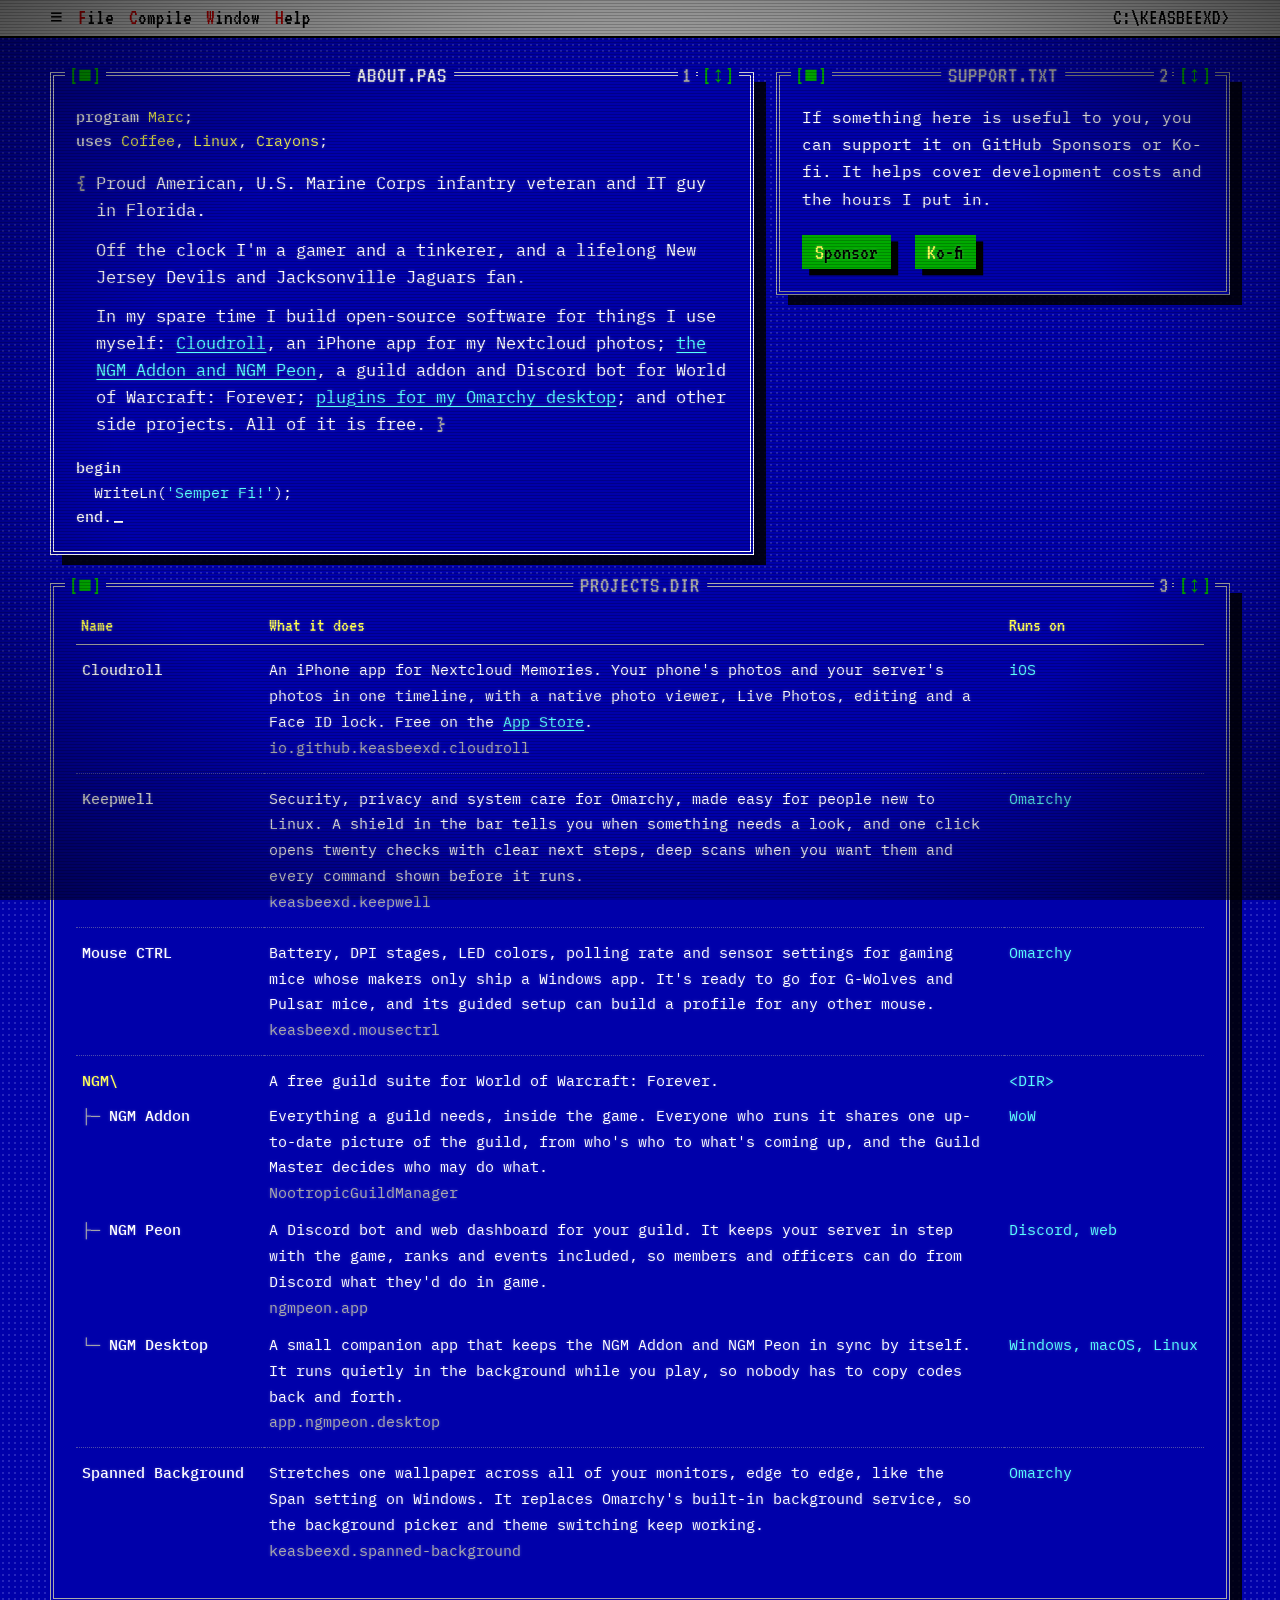
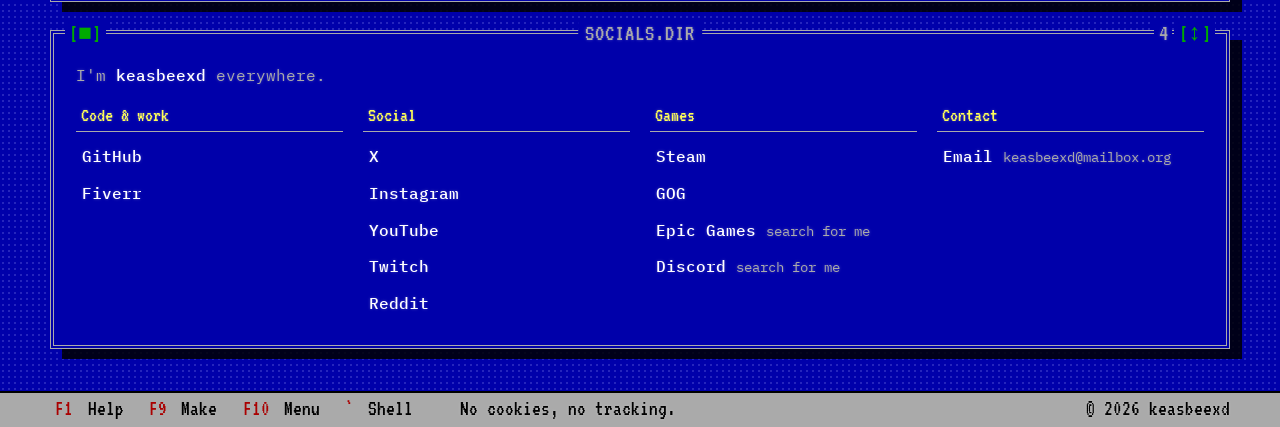
<file: index.html>
<!doctype html>
<html lang="en">
<head>
<meta charset="utf-8">
<meta name="viewport" content="width=device-width, initial-scale=1, viewport-fit=cover">
<title>keasbeexd</title>
<meta name="description" content="Proud American and U.S. Marine veteran. Gamer, tinkerer, and a lifelong Devils and Jaguars fan. I build Cloudroll, an iPhone app for Nextcloud, and Omarchy plugins.">
<meta name="theme-color" content="#aaaaaa">
<link rel="icon" href="/assets/favicon.svg" type="image/svg+xml">
<link rel="icon" href="/assets/favicon-32.png" type="image/png" sizes="32x32">
<link rel="apple-touch-icon" href="/assets/apple-touch-icon.png">
<link rel="stylesheet" href="/assets/site.css?v=20261101">
<link rel="preload" href="/assets/fonts/vt323.woff2" as="font" type="font/woff2" crossorigin>
<script src="/assets/ide.js?v=20261112" defer></script>
</head>
<body>
<nav class="menubar" aria-label="Main">
  <span class="sys" aria-hidden="true">&#8801;</span>
  <a href="https://github.com/keasbeexd" accesskey="g"><span class="hot">G</span>itHub</a>
  <a href="#projects" accesskey="p"><span class="hot">P</span>rojects</a>
  <a href="#support" accesskey="s"><span class="hot">S</span>upport</a>
  <a href="https://x.com/keasbeexd" accesskey="x"><span class="hot">X</span></a>
  <span class="who" aria-hidden="true">C:\KEASBEEXD&gt;</span>
</nav>

<main class="desktop">
  <section class="win about active" id="about" data-n="1" aria-labelledby="about-title">
    <h2 id="about-title">ABOUT.PAS</h2>
    <p class="src"><span class="kw">program</span> <span class="id">Marc</span>;</p>
    <p class="src"><span class="kw">uses</span> <span class="id">Coffee</span>, <span class="id">Linux</span>, <span class="id">Crayons</span>;</p>
    <div class="comment">
      <p><span class="cm" aria-hidden="true">{ </span>Proud American, U.S. Marine Corps infantry veteran and IT guy in Florida.</p>
      <p>Off the clock I'm a gamer and a tinkerer, and a lifelong New Jersey Devils and Jacksonville Jaguars fan.</p>
      <p>In my spare time I build open-source software for things I use myself: <a href="/cloudroll/">Cloudroll</a>, an iPhone app for my Nextcloud photos; <a href="https://ngmpeon.app">the NGM Addon and NGM Peon</a>, a guild addon and Discord bot for World of Warcraft: Forever; <a href="#projects">plugins for my Omarchy desktop</a>; and other side projects. All of it is free.<span class="cm" aria-hidden="true"> }</span></p>
    </div>
    <p class="src"><span class="kw">begin</span></p>
    <p class="src body">WriteLn(<span class="str">'Semper Fi!'</span>);</p>
    <p class="src"><span class="kw">end</span>.<span class="cursor" aria-hidden="true"></span></p>
  </section>

  <section class="win projects" id="projects" data-n="3" aria-labelledby="projects-title">
    <h2 id="projects-title">PROJECTS.DIR</h2>
    <table class="files">
      <thead>
        <tr><th scope="col">Name</th><th scope="col">What it does</th><th scope="col">Runs on</th></tr>
      </thead>
      <tbody>
        <tr>
          <td class="name"><a href="/cloudroll/">Cloudroll</a></td>
          <td class="what">An iPhone app for Nextcloud Memories. Your phone's photos and your server's photos in one timeline, with a native photo viewer, Live Photos, editing and a Face ID lock. Free on the <a href="https://apps.apple.com/us/app/cloudroll-for-memories/id6834525872">App Store</a>.<br><code>io.github.keasbeexd.cloudroll</code></td>
          <td class="runs">iOS</td>
        </tr>
        <tr>
          <td class="name"><a href="https://github.com/keasbeexd/omarchy-keepwell">Keepwell</a></td>
          <td class="what">Security, privacy and system care for Omarchy, made easy for people new to Linux. A shield in the bar tells you when something needs a look, and one click opens twenty checks with clear next steps, deep scans when you want them and every command shown before it runs.<br><code>keasbeexd.keepwell</code></td>
          <td class="runs">Omarchy</td>
        </tr>
        <tr>
          <td class="name"><a href="https://github.com/keasbeexd/omarchy-mouse-ctrl">Mouse CTRL</a></td>
          <td class="what">Battery, DPI stages, LED colors, polling rate and sensor settings for gaming mice whose makers only ship a Windows app. It's ready to go for G-Wolves and Pulsar mice, and its guided setup can build a profile for any other mouse.<br><code>keasbeexd.mousectrl</code></td>
          <td class="runs">Omarchy</td>
        </tr>
        <tr class="dir">
          <td class="name">NGM\</td>
          <td class="what">A free guild suite for World of Warcraft: Forever.</td>
          <td class="runs">&lt;DIR&gt;</td>
        </tr>
        <tr class="sub">
          <td class="name"><span class="tree" aria-hidden="true">&#9500;&#9472; </span><a href="https://github.com/keasbeexd/nootropic-guild-manager" data-version="release">NGM Addon</a></td>
          <td class="what">Everything a guild needs, inside the game. Everyone who runs it shares one up-to-date picture of the guild, from who's who to what's coming up, and the Guild Master decides who may do what.<br><code>NootropicGuildManager</code></td>
          <td class="runs">WoW</td>
        </tr>
        <tr class="sub">
          <td class="name"><span class="tree" aria-hidden="true">&#9500;&#9472; </span><a href="https://ngmpeon.app" data-repo="ngm-hub">NGM Peon</a></td>
          <td class="what">A Discord bot and web dashboard for your guild. It keeps your server in step with the game, ranks and events included, so members and officers can do from Discord what they'd do in game.<br><code>ngmpeon.app</code></td>
          <td class="runs">Discord, web</td>
        </tr>
        <tr class="sub">
          <td class="name"><span class="tree" aria-hidden="true">&#9492;&#9472; </span><a href="https://github.com/keasbeexd/ngm-desktop">NGM Desktop</a></td>
          <td class="what">A small companion app that keeps the NGM Addon and NGM Peon in sync by itself. It runs quietly in the background while you play, so nobody has to copy codes back and forth.<br><code>app.ngmpeon.desktop</code></td>
          <td class="runs">Windows, macOS, Linux</td>
        </tr>
        <tr>
          <td class="name"><a href="https://github.com/keasbeexd/omarchy-spanned-background">Spanned Background</a></td>
          <td class="what">Stretches one wallpaper across all of your monitors, edge to edge, like the Span setting on Windows. It replaces Omarchy's built-in background service, so the background picker and theme switching keep working.<br><code>keasbeexd.spanned-background</code></td>
          <td class="runs">Omarchy</td>
        </tr>
      </tbody>
    </table>
  </section>

  <section class="win elsewhere" id="elsewhere" data-n="4" aria-labelledby="elsewhere-title">
    <h2 id="elsewhere-title">SOCIALS.DIR</h2>
    <p class="note">I'm <strong>keasbeexd</strong> everywhere.</p>
    <div class="links">
      <div class="group">
        <h3>Code &amp; work</h3>
        <ul>
          <li><a href="https://github.com/keasbeexd">GitHub</a></li>
          <li><a href="https://www.fiverr.com/keasbeexd">Fiverr</a></li>
        </ul>
      </div>
      <div class="group">
        <h3>Social</h3>
        <ul>
          <li><a href="https://x.com/keasbeexd" data-handle="@keasbeexd">X</a></li>
          <li><a href="https://www.instagram.com/keasbeexd/" data-handle="@keasbeexd">Instagram</a></li>
          <li><a href="https://www.youtube.com/@keasbeexd" data-handle="@keasbeexd">YouTube</a></li>
          <li><a href="https://www.twitch.tv/keasbeexd">Twitch</a></li>
          <li><a href="https://www.reddit.com/user/keasbeexd/" data-handle="u/keasbeexd">Reddit</a></li>
        </ul>
      </div>
      <div class="group">
        <h3>Games</h3>
        <ul>
          <li><a href="https://steamcommunity.com/id/keasbeexd/">Steam</a></li>
          <li><a href="https://www.gog.com/u/keasbeexd">GOG</a></li>
          <li><span class="nolink">Epic Games</span> <span class="hint">search for me</span></li>
          <li><span class="nolink">Discord</span> <span class="hint">search for me</span></li>
        </ul>
      </div>
      <div class="group">
        <h3>Contact</h3>
        <ul>
          <li><a href="mailto:keasbeexd@mailbox.org" data-handle="keasbeexd@mailbox.org">Email</a> <span class="hint">keasbeexd@<wbr>mailbox.org</span></li>
        </ul>
      </div>
    </div>
  </section>

  <section class="win support" id="support" data-n="2" aria-labelledby="support-title">
    <h2 id="support-title">SUPPORT.TXT</h2>
    <div class="text">
      <p>If something here is useful to you, you can support it on GitHub Sponsors or Ko-fi. It helps cover development costs and the hours I put in.</p>
    </div>
    <div class="buttons">
      <a class="btn" href="https://github.com/sponsors/keasbeexd"><span class="hot">S</span>ponsor</a>
      <a class="btn" href="https://ko-fi.com/keasbeexd"><span class="hot">K</span>o-fi</a>
    </div>
  </section>
</main>

<footer class="foot">
  <span>No cookies, no tracking.</span>
  <span>&copy; 2026 keasbeexd</span>
</footer>
</body>
</html>
</file>
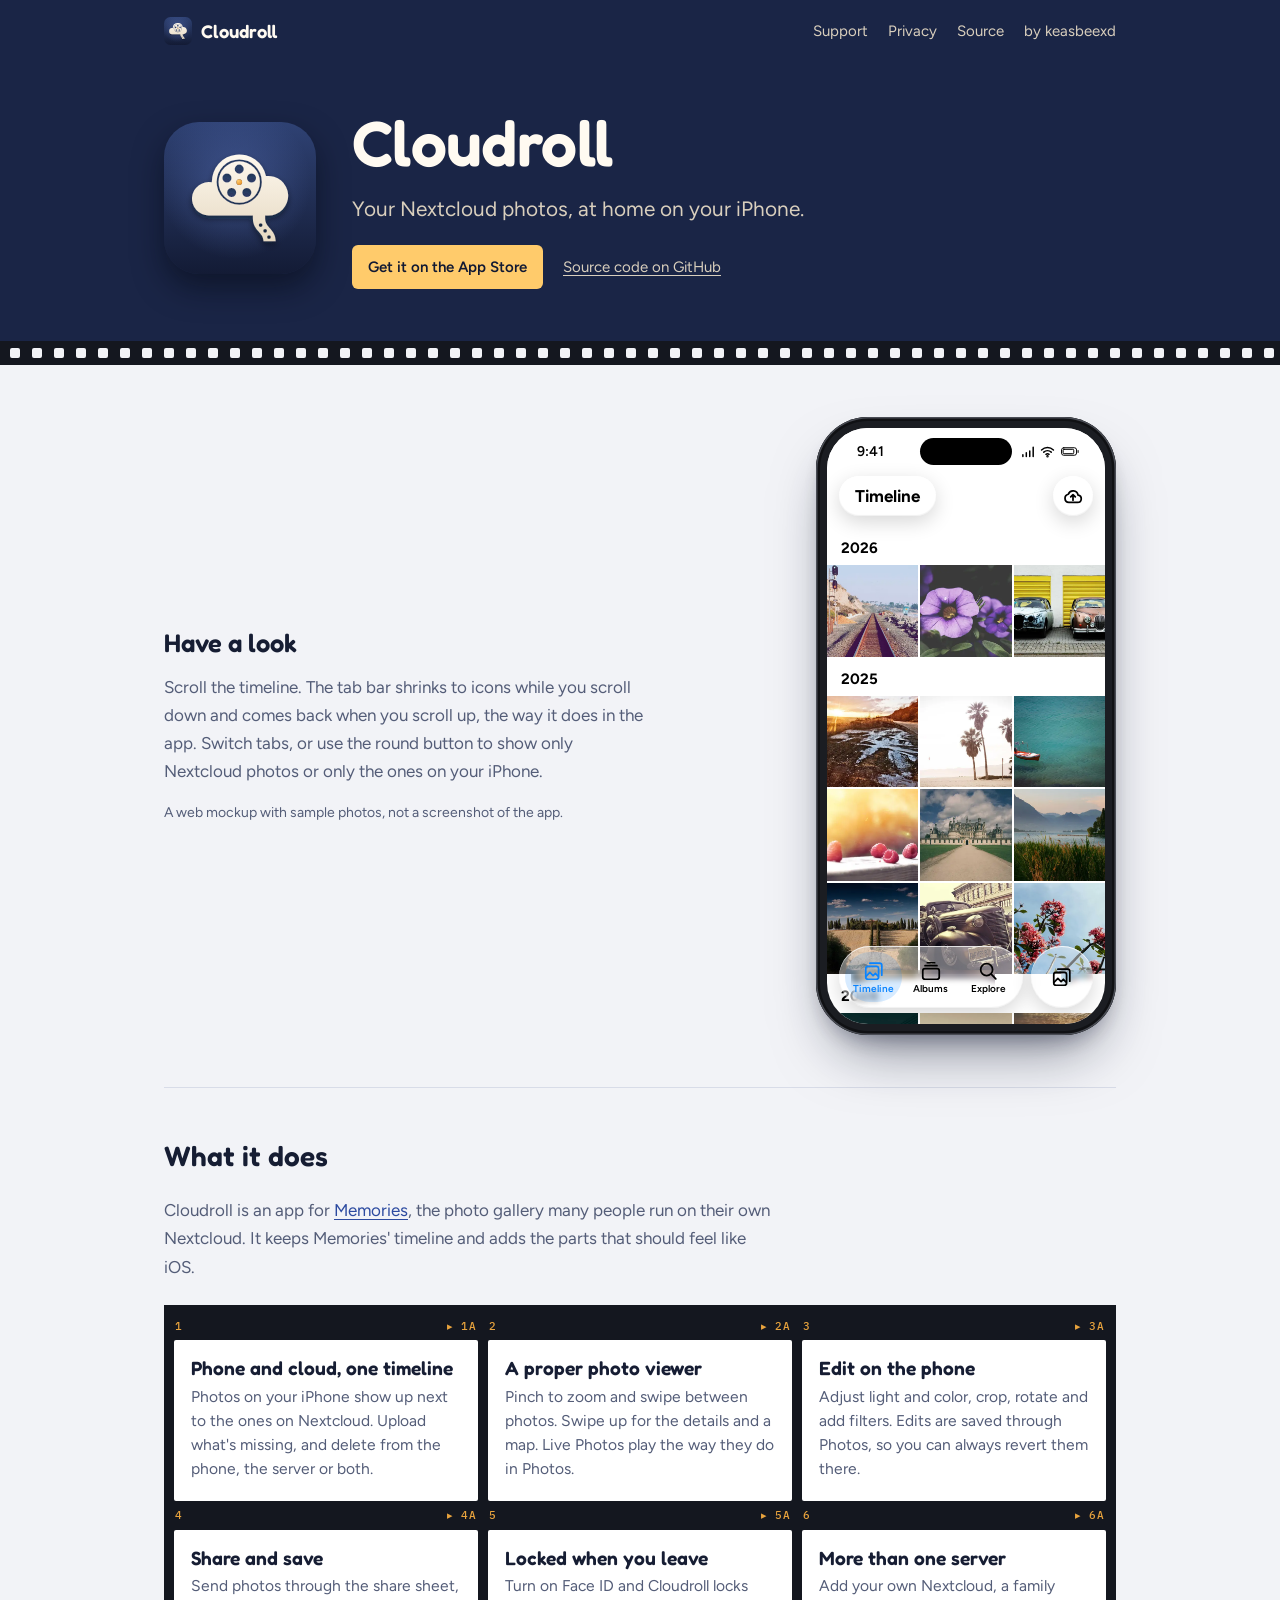
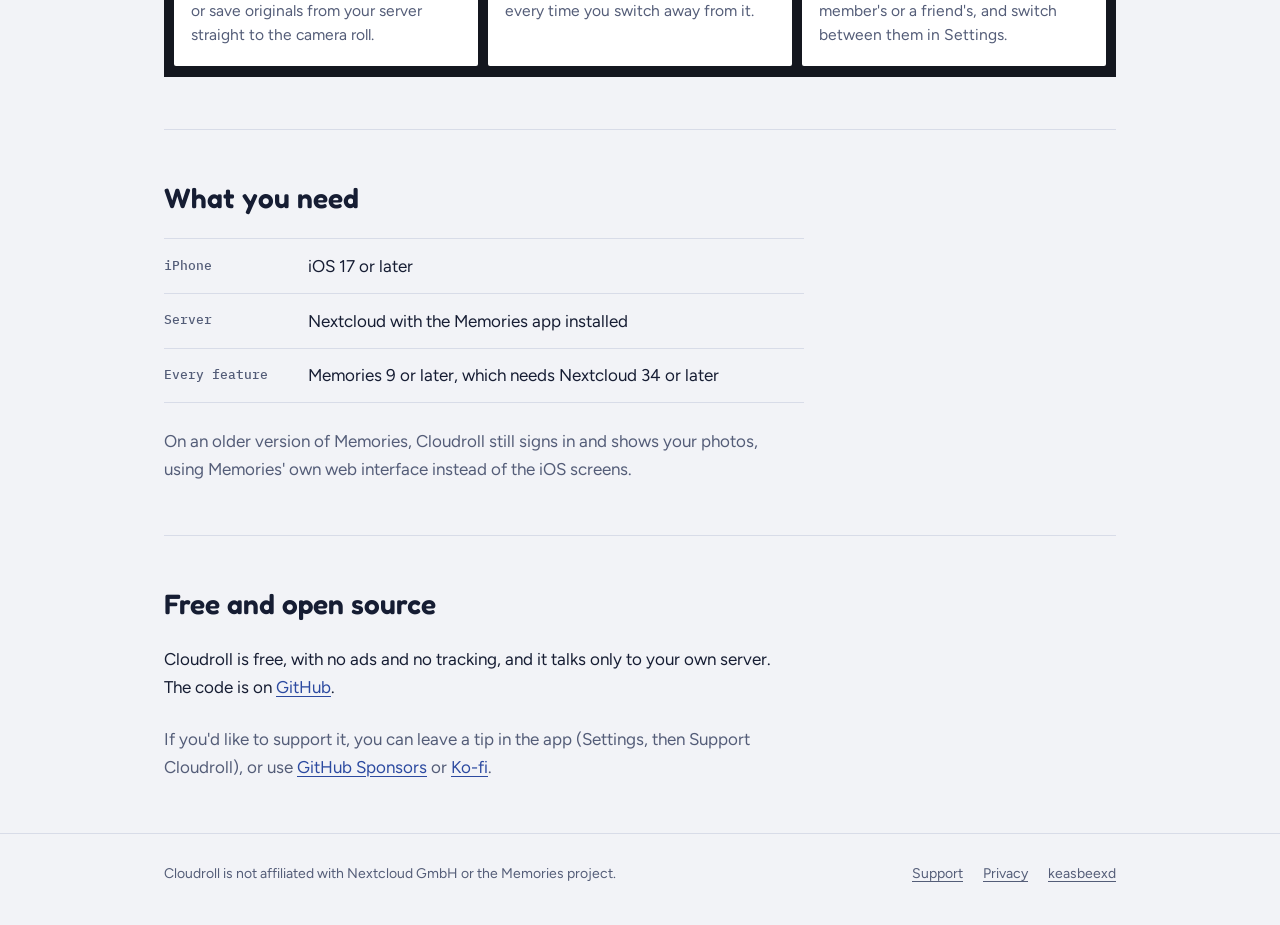
<file: cloudroll/index.html>
<!doctype html>
<html lang="en">
<head>
<meta charset="utf-8">
<meta name="viewport" content="width=device-width, initial-scale=1, viewport-fit=cover">
<title>Cloudroll</title>
<meta name="description" content="Cloudroll is a free, open-source iPhone app for Memories, the photo gallery for Nextcloud.">
<meta name="apple-itunes-app" content="app-id=6834525872">
<link rel="stylesheet" href="/cloudroll/cloudroll.css?v=20261101">
<link rel="icon" href="/assets/cloudroll-icon.svg" type="image/svg+xml">
<link rel="preload" href="/assets/fonts/fredoka.woff2" as="font" type="font/woff2" crossorigin>
<script src="/cloudroll/demo.js?v=20261101" defer></script>
</head>
<body>
<div class="band">
  <div class="wrap topbar">
    <a class="mark" href="/cloudroll/"><img src="/assets/cloudroll-icon.svg" alt="">Cloudroll</a>
    <nav>
      <a href="/cloudroll/support/">Support</a>
      <a href="/cloudroll/privacy/">Privacy</a>
      <a href="https://github.com/keasbeexd/cloudroll">Source</a>
      <a class="by" href="/">by keasbeexd</a>
    </nav>
  </div>
  <div class="wrap hero">
    <img class="icon" src="/assets/cloudroll-icon.svg" alt="The Cloudroll app icon: a cloud wound around a film reel">
    <div class="text">
      <h1>Cloudroll</h1>
      <p class="lede">Your Nextcloud photos, at home on your iPhone.</p>
      <div class="row">
        <a class="btn" href="https://apps.apple.com/us/app/cloudroll-for-memories/id6834525872">Get it on the App Store</a>
        <a class="soon" href="https://github.com/keasbeexd/cloudroll">Source code on GitHub</a>
      </div>
    </div>
  </div>
</div>
<div class="sprockets" aria-hidden="true"></div>

<main class="wrap">
  <section class="section demo" aria-labelledby="look">
    <div class="demo-text">
      <h2 id="look">Have a look</h2>
      <p class="note">Scroll the timeline. The tab bar shrinks to icons while you scroll down and comes back when you scroll up, the way it does in the app. Switch tabs, or use the round button to show only Nextcloud photos or only the ones on your iPhone.</p>
      <p class="fine">A web mockup with sample photos, not a screenshot of the app.</p>
    </div>
    <div class="stage">
      <div class="phone" role="group" aria-label="Mockup of Cloudroll on an iPhone">
        <div class="screen">
          <div class="statusbar" aria-hidden="true"><span>9:41</span><span class="island"></span><span class="sysicons"><svg class="ico" aria-hidden="true"><use href="#i-signal"/></svg><svg class="ico" aria-hidden="true"><use href="#i-wifi"/></svg><svg class="ico" aria-hidden="true"><use href="#i-battery"/></svg></span></div>
          <div class="nav-top">
            <span class="glass pill" data-glass><span class="title">Timeline</span></span>
            <button class="glass round" type="button" data-glass aria-label="Upload"><svg class="ico" aria-hidden="true"><use href="#i-upload"/></svg></button>
          </div>
          <div class="scroller" tabindex="0" role="region" aria-label="Photos">
            <div class="panel" data-panel="timeline">
              <section class="day"><h3>2026</h3><div class="grid"><span class="ph" data-src="phone"><img src="/cloudroll/demo/1015.webp" alt="" width="360" height="360" loading="lazy" decoding="async"></span><span class="ph" data-src="phone"><img src="/cloudroll/demo/1014.webp" alt="" width="360" height="360" loading="lazy" decoding="async"></span><span class="ph" data-src="both"><img src="/cloudroll/demo/1013.webp" alt="" width="360" height="360" loading="lazy" decoding="async"></span></div></section>
              <section class="day"><h3>2025</h3><div class="grid"><span class="ph" data-src="both"><img src="/cloudroll/demo/1012.webp" alt="" width="360" height="360" loading="lazy" decoding="async"></span><span class="ph" data-src="cloud"><img src="/cloudroll/demo/1011.webp" alt="" width="360" height="360" loading="lazy" decoding="async"></span><span class="ph" data-src="both"><img src="/cloudroll/demo/1010.webp" alt="" width="360" height="360" loading="lazy" decoding="async"></span><span class="ph" data-src="cloud"><img src="/cloudroll/demo/1009.webp" alt="" width="360" height="360" loading="lazy" decoding="async"></span><span class="ph" data-src="cloud"><img src="/cloudroll/demo/1008.webp" alt="" width="360" height="360" loading="lazy" decoding="async"></span><span class="ph" data-src="cloud"><img src="/cloudroll/demo/1007.webp" alt="" width="360" height="360" loading="lazy" decoding="async"></span><span class="ph" data-src="cloud"><img src="/cloudroll/demo/1006.webp" alt="" width="360" height="360" loading="lazy" decoding="async"></span><span class="ph" data-src="cloud"><img src="/cloudroll/demo/1005.webp" alt="" width="360" height="360" loading="lazy" decoding="async"></span><span class="ph" data-src="cloud"><img src="/cloudroll/demo/1004.webp" alt="" width="360" height="360" loading="lazy" decoding="async"></span></div></section>
              <section class="day"><h3>2024</h3><div class="grid"><span class="ph" data-src="cloud"><img src="/cloudroll/demo/1003.webp" alt="" width="360" height="360" loading="lazy" decoding="async"></span><span class="ph" data-src="cloud"><img src="/cloudroll/demo/1002.webp" alt="" width="360" height="360" loading="lazy" decoding="async"></span><span class="ph" data-src="cloud"><img src="/cloudroll/demo/1001.webp" alt="" width="360" height="360" loading="lazy" decoding="async"></span></div></section>
            </div>
            <div class="panel" data-panel="albums" hidden>
              <div class="albums">
                <div class="album"><img src="/cloudroll/demo/1008.webp" alt="" width="360" height="360" loading="lazy" decoding="async"><strong>Road trips</strong><span>3 photos</span></div>
                <div class="album"><img src="/cloudroll/demo/1004.webp" alt="" width="360" height="360" loading="lazy" decoding="async"><strong>Flowers</strong><span>2 photos</span></div>
                <div class="album"><img src="/cloudroll/demo/1005.webp" alt="" width="360" height="360" loading="lazy" decoding="async"><strong>Cars</strong><span>2 photos</span></div>
                <div class="album"><img src="/cloudroll/demo/1010.webp" alt="" width="360" height="360" loading="lazy" decoding="async"><strong>By the water</strong><span>3 photos</span></div>
                <div class="album"><img src="/cloudroll/demo/1001.webp" alt="" width="360" height="360" loading="lazy" decoding="async"><strong>Sunsets</strong><span>2 photos</span></div>
                <div class="album"><img src="/cloudroll/demo/1003.webp" alt="" width="360" height="360" loading="lazy" decoding="async"><strong>City</strong><span>1 photos</span></div>
              </div>
            </div>
            <div class="panel" data-panel="explore" hidden>
              <h3 class="row-title">Places</h3>
              <div class="places">
                <div class="place"><img src="/cloudroll/demo/1003.webp" alt="" width="360" height="360" loading="lazy" decoding="async"><span>London</span></div>
                <div class="place"><img src="/cloudroll/demo/1006.webp" alt="" width="360" height="360" loading="lazy" decoding="async"><span>Tuscany</span></div>
                <div class="place"><img src="/cloudroll/demo/1008.webp" alt="" width="360" height="360" loading="lazy" decoding="async"><span>Chambord</span></div>
                <div class="place"><img src="/cloudroll/demo/1015.webp" alt="" width="360" height="360" loading="lazy" decoding="async"><span>San Clemente</span></div>
              </div>
              <h3 class="row-title">Tags</h3>
              <div class="tags">
                <div class="tag"><img src="/cloudroll/demo/1001.webp" alt="" width="360" height="360" loading="lazy" decoding="async"><span>Sunset</span></div>
                <div class="tag"><img src="/cloudroll/demo/1014.webp" alt="" width="360" height="360" loading="lazy" decoding="async"><span>Flowers</span></div>
                <div class="tag"><img src="/cloudroll/demo/1013.webp" alt="" width="360" height="360" loading="lazy" decoding="async"><span>Cars</span></div>
                <div class="tag"><img src="/cloudroll/demo/1011.webp" alt="" width="360" height="360" loading="lazy" decoding="async"><span>Beach</span></div>
                <div class="tag"><img src="/cloudroll/demo/1007.webp" alt="" width="360" height="360" loading="lazy" decoding="async"><span>Mountains</span></div>
                <div class="tag"><img src="/cloudroll/demo/1009.webp" alt="" width="360" height="360" loading="lazy" decoding="async"><span>Food</span></div>
              </div>
            </div>
          </div>
          <div class="dock">
            <nav class="glass tabbar" data-glass aria-label="Tabs">
              <span class="sel" aria-hidden="true"></span>
              <button type="button" data-tab="timeline" aria-current="page"><svg class="ico" aria-hidden="true"><use href="#i-timeline"/></svg><span>Timeline</span></button>
              <button type="button" data-tab="albums"><svg class="ico" aria-hidden="true"><use href="#i-albums"/></svg><span>Albums</span></button>
              <button type="button" data-tab="explore"><svg class="ico" aria-hidden="true"><use href="#i-explore"/></svg><span>Explore</span></button>
            </nav>
            <button class="glass round source" type="button" data-glass aria-haspopup="menu" aria-expanded="false" aria-label="Timeline shows All photos"><svg class="ico" aria-hidden="true"><use href="#i-all"/></svg></button>
            <div class="glass source-menu" role="menu" hidden>
              <button type="button" role="menuitemradio" data-source="all" aria-checked="true"><svg class="ico chk" aria-hidden="true"><use href="#i-check"/></svg><span>All photos</span><svg class="ico" aria-hidden="true"><use href="#i-all"/></svg></button>
              <button type="button" role="menuitemradio" data-source="cloud" aria-checked="false"><svg class="ico chk" aria-hidden="true"><use href="#i-check"/></svg><span>Nextcloud only</span><svg class="ico" aria-hidden="true"><use href="#i-cloud"/></svg></button>
              <button type="button" role="menuitemradio" data-source="phone" aria-checked="false"><svg class="ico chk" aria-hidden="true"><use href="#i-check"/></svg><span>This iPhone only</span><svg class="ico" aria-hidden="true"><use href="#i-phone"/></svg></button>
            </div>
          </div>
        </div>
      </div>
    </div>
    <svg class="sprite" aria-hidden="true">
      <defs>
        <symbol id="i-timeline" viewBox="0 0 24 24"><rect x="3" y="7" width="14" height="14" rx="2.5"/><path d="M7.5 3.5H18a2.5 2.5 0 0 1 2.5 2.5v10.5"/><path d="M3.5 17.5l4-4 3.5 3.5 2.5-2.5 3 3"/></symbol>
        <symbol id="i-all" viewBox="0 0 24 24"><rect x="3" y="7" width="14" height="14" rx="2.5"/><path d="M7.5 3.5H18a2.5 2.5 0 0 1 2.5 2.5v10.5"/><path d="M3.5 17.5l4-4 3.5 3.5 2.5-2.5 3 3"/></symbol>
        <symbol id="i-albums" viewBox="0 0 24 24"><rect x="3" y="9.5" width="18" height="11.5" rx="2.5"/><path d="M5.5 6.25h13M8 3h8"/></symbol>
        <symbol id="i-explore" viewBox="0 0 24 24"><circle cx="10.5" cy="10.5" r="6.5"/><path d="M15.5 15.5l5 5"/></symbol>
        <symbol id="i-upload" viewBox="0 0 24 24"><path d="M7.5 19h9.5a4 4 0 0 0 .5-7.97A5.5 5.5 0 0 0 6.9 10.1 4.5 4.5 0 0 0 7.5 19z"/><path d="M12 16.5v-6M9.5 13 12 10.5l2.5 2.5"/></symbol>
        <symbol id="i-cloud" viewBox="0 0 24 24"><path d="M7.5 19h9.5a4 4 0 0 0 .5-7.97A5.5 5.5 0 0 0 6.9 10.1 4.5 4.5 0 0 0 7.5 19z"/></symbol>
        <symbol id="i-phone" viewBox="0 0 24 24"><rect x="6.5" y="2.5" width="11" height="19" rx="2.75"/><path d="M10.5 5.25h3"/></symbol>
        <symbol id="i-check" viewBox="0 0 24 24"><path d="M5 12.5l4.5 4.5L19 7.5"/></symbol>
        <symbol id="i-signal" viewBox="0 0 24 24"><path d="M3 20v-3M8.5 20v-6M14 20v-9M19.5 20V5"/></symbol>
        <symbol id="i-wifi" viewBox="0 0 24 24"><path d="M2.5 9.5a14 14 0 0 1 19 0M6 13a9 9 0 0 1 12 0M9.5 16.5a4 4 0 0 1 5 0"/><circle cx="12" cy="19.5" r=".75"/></symbol>
        <symbol id="i-battery" viewBox="0 0 30 24"><rect x="1.5" y="6" width="24" height="12" rx="3.5"/><rect class="fill" x="4" y="8.5" width="17" height="7" rx="1.5"/><path d="M28 10.5v3"/></symbol>
      </defs>
    </svg>
  </section>
  <section class="section" aria-labelledby="features">
    <h2 id="features">What it does</h2>
    <p class="note">Cloudroll is an app for <a href="https://memories.gallery">Memories</a>, the photo gallery many people run on their own Nextcloud. It keeps Memories' timeline and adds the parts that should feel like iOS.</p>
    <div class="sheet">
      <article class="frame">
        <div class="edge" aria-hidden="true"><span>1</span><span>&#9656; 1A</span></div>
        <div class="shot">
          <h3>Phone and cloud, one timeline</h3>
          <p>Photos on your iPhone show up next to the ones on Nextcloud. Upload what's missing, and delete from the phone, the server or both.</p>
        </div>
      </article>
      <article class="frame">
        <div class="edge" aria-hidden="true"><span>2</span><span>&#9656; 2A</span></div>
        <div class="shot">
          <h3>A proper photo viewer</h3>
          <p>Pinch to zoom and swipe between photos. Swipe up for the details and a map. Live Photos play the way they do in Photos.</p>
        </div>
      </article>
      <article class="frame">
        <div class="edge" aria-hidden="true"><span>3</span><span>&#9656; 3A</span></div>
        <div class="shot">
          <h3>Edit on the phone</h3>
          <p>Adjust light and color, crop, rotate and add filters. Edits are saved through Photos, so you can always revert them there.</p>
        </div>
      </article>
      <article class="frame">
        <div class="edge" aria-hidden="true"><span>4</span><span>&#9656; 4A</span></div>
        <div class="shot">
          <h3>Share and save</h3>
          <p>Send photos through the share sheet, or save originals from your server straight to the camera roll.</p>
        </div>
      </article>
      <article class="frame">
        <div class="edge" aria-hidden="true"><span>5</span><span>&#9656; 5A</span></div>
        <div class="shot">
          <h3>Locked when you leave</h3>
          <p>Turn on Face ID and Cloudroll locks every time you switch away from it.</p>
        </div>
      </article>
      <article class="frame">
        <div class="edge" aria-hidden="true"><span>6</span><span>&#9656; 6A</span></div>
        <div class="shot">
          <h3>More than one server</h3>
          <p>Add your own Nextcloud, a family member's or a friend's, and switch between them in Settings.</p>
        </div>
      </article>
    </div>
  </section>

  <section class="section" aria-labelledby="needs">
    <h2 id="needs">What you need</h2>
    <dl class="specs">
      <dt>iPhone</dt><dd>iOS 17 or later</dd>
      <dt>Server</dt><dd>Nextcloud with the Memories app installed</dd>
      <dt>Every feature</dt><dd>Memories 9 or later, which needs Nextcloud 34 or later</dd>
    </dl>
    <p class="note">On an older version of Memories, Cloudroll still signs in and shows your photos, using Memories' own web interface instead of the iOS screens.</p>
  </section>

  <section class="section free" aria-labelledby="free">
    <h2 id="free">Free and open source</h2>
    <p>Cloudroll is free, with no ads and no tracking, and it talks only to your own server. The code is on <a href="https://github.com/keasbeexd/cloudroll">GitHub</a>.</p>
    <p>If you'd like to support it, you can leave a tip in the app (Settings, then Support Cloudroll), or use <a href="https://github.com/sponsors/keasbeexd">GitHub Sponsors</a> or <a href="https://ko-fi.com/keasbeexd">Ko-fi</a>.</p>
  </section>
</main>

<footer class="foot">
  <div class="wrap">
    <span>Cloudroll is not affiliated with Nextcloud GmbH or the Memories project.</span>
    <nav>
      <a href="/cloudroll/support/">Support</a>
      <a href="/cloudroll/privacy/">Privacy</a>
      <a href="/">keasbeexd</a>
    </nav>
  </div>
</footer>
</body>
</html>
</file>
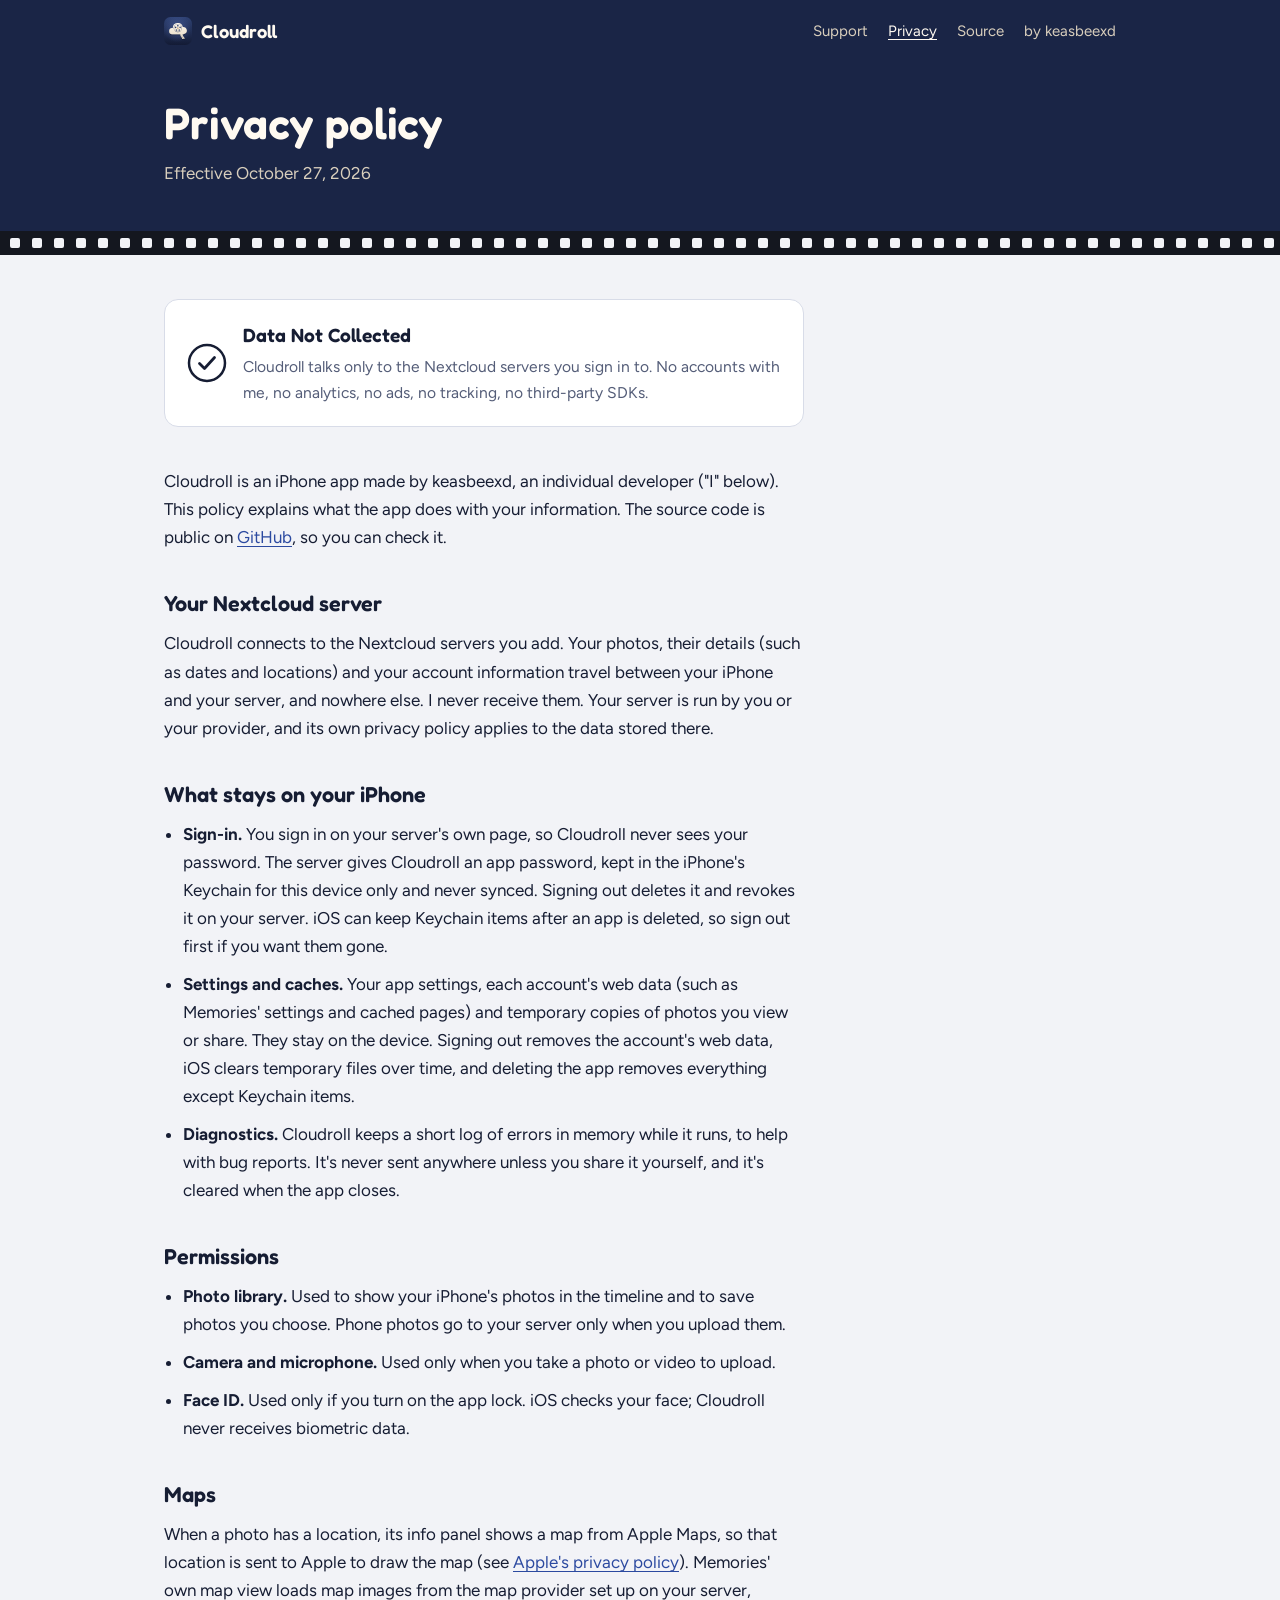
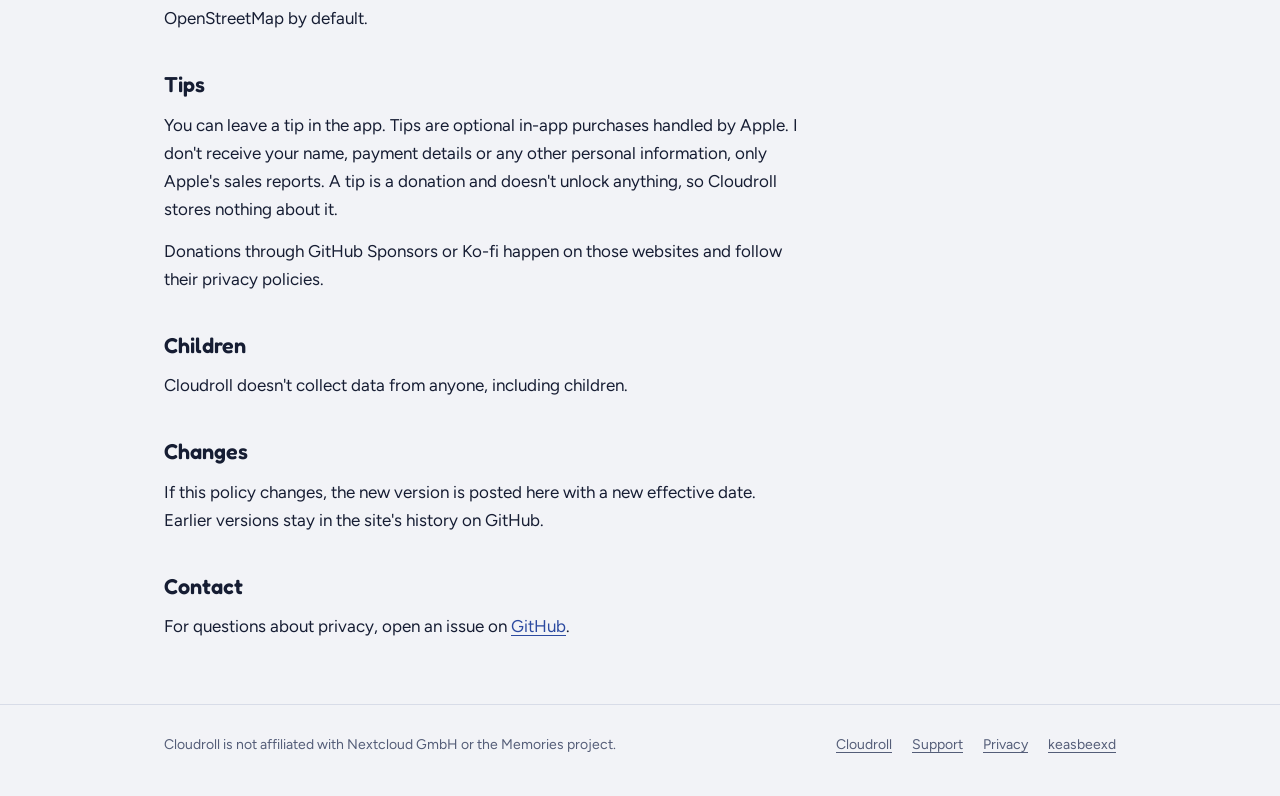
<file: cloudroll/privacy/index.html>
<!doctype html>
<html lang="en">
<head>
<meta charset="utf-8">
<meta name="viewport" content="width=device-width, initial-scale=1, viewport-fit=cover">
<title>Cloudroll Privacy Policy</title>
<meta name="description" content="Cloudroll collects no data. How the app handles your photos, account and settings.">
<link rel="stylesheet" href="/cloudroll/cloudroll.css?v=20261101">
<link rel="icon" href="/assets/cloudroll-icon.svg" type="image/svg+xml">
</head>
<body>
<div class="band">
  <div class="wrap topbar">
    <a class="mark" href="/cloudroll/"><img src="/assets/cloudroll-icon.svg" alt="">Cloudroll</a>
    <nav>
      <a href="/cloudroll/support/">Support</a>
      <a href="/cloudroll/privacy/" aria-current="page">Privacy</a>
      <a href="https://github.com/keasbeexd/cloudroll">Source</a>
      <a class="by" href="/">by keasbeexd</a>
    </nav>
  </div>
  <div class="wrap doc-head">
    <h1>Privacy policy</h1>
    <p>Effective October 27, 2026</p>
  </div>
</div>
<div class="sprockets" aria-hidden="true"></div>

<main class="wrap">
  <div class="doc">
    <div class="label" role="note">
      <svg viewBox="0 0 40 40" aria-hidden="true"><circle cx="20" cy="20" r="18" fill="none" stroke="currentColor" stroke-width="2.5"/><path d="M12.5 20.5l5 5 10-11" fill="none" stroke="currentColor" stroke-width="2.8" stroke-linecap="round" stroke-linejoin="round"/></svg>
      <strong>Data Not Collected</strong>
      <p>Cloudroll talks only to the Nextcloud servers you sign in to. No accounts with me, no analytics, no ads, no tracking, no third-party SDKs.</p>
    </div>

    <section>
      <p>Cloudroll is an iPhone app made by keasbeexd, an individual developer ("I" below). This policy explains what the app does with your information. The source code is public on <a href="https://github.com/keasbeexd/cloudroll">GitHub</a>, so you can check it.</p>
    </section>

    <section>
      <h2>Your Nextcloud server</h2>
      <p>Cloudroll connects to the Nextcloud servers you add. Your photos, their details (such as dates and locations) and your account information travel between your iPhone and your server, and nowhere else. I never receive them. Your server is run by you or your provider, and its own privacy policy applies to the data stored there.</p>
    </section>

    <section>
      <h2>What stays on your iPhone</h2>
      <ul>
        <li><strong>Sign-in.</strong> You sign in on your server's own page, so Cloudroll never sees your password. The server gives Cloudroll an app password, kept in the iPhone's Keychain for this device only and never synced. Signing out deletes it and revokes it on your server. iOS can keep Keychain items after an app is deleted, so sign out first if you want them gone.</li>
        <li><strong>Settings and caches.</strong> Your app settings, each account's web data (such as Memories' settings and cached pages) and temporary copies of photos you view or share. They stay on the device. Signing out removes the account's web data, iOS clears temporary files over time, and deleting the app removes everything except Keychain items.</li>
        <li><strong>Diagnostics.</strong> Cloudroll keeps a short log of errors in memory while it runs, to help with bug reports. It's never sent anywhere unless you share it yourself, and it's cleared when the app closes.</li>
      </ul>
    </section>

    <section>
      <h2>Permissions</h2>
      <ul>
        <li><strong>Photo library.</strong> Used to show your iPhone's photos in the timeline and to save photos you choose. Phone photos go to your server only when you upload them.</li>
        <li><strong>Camera and microphone.</strong> Used only when you take a photo or video to upload.</li>
        <li><strong>Face ID.</strong> Used only if you turn on the app lock. iOS checks your face; Cloudroll never receives biometric data.</li>
      </ul>
    </section>

    <section>
      <h2>Maps</h2>
      <p>When a photo has a location, its info panel shows a map from Apple Maps, so that location is sent to Apple to draw the map (see <a href="https://www.apple.com/legal/privacy/">Apple's privacy policy</a>). Memories' own map view loads map images from the map provider set up on your server, OpenStreetMap by default.</p>
    </section>

    <section>
      <h2>Tips</h2>
      <p>You can leave a tip in the app. Tips are optional in-app purchases handled by Apple. I don't receive your name, payment details or any other personal information, only Apple's sales reports. A tip is a donation and doesn't unlock anything, so Cloudroll stores nothing about it.</p>
      <p>Donations through GitHub Sponsors or Ko-fi happen on those websites and follow their privacy policies.</p>
    </section>

    <section>
      <h2>Children</h2>
      <p>Cloudroll doesn't collect data from anyone, including children.</p>
    </section>

    <section>
      <h2>Changes</h2>
      <p>If this policy changes, the new version is posted here with a new effective date. Earlier versions stay in the site's history on GitHub.</p>
    </section>

    <section>
      <h2>Contact</h2>
      <p>For questions about privacy, open an issue on <a href="https://github.com/keasbeexd/cloudroll/issues">GitHub</a>.</p>
    </section>
  </div>
</main>

<footer class="foot">
  <div class="wrap">
    <span>Cloudroll is not affiliated with Nextcloud GmbH or the Memories project.</span>
    <nav>
      <a href="/cloudroll/">Cloudroll</a>
      <a href="/cloudroll/support/">Support</a>
      <a href="/cloudroll/privacy/">Privacy</a>
      <a href="/">keasbeexd</a>
    </nav>
  </div>
</footer>
</body>
</html>
</file>
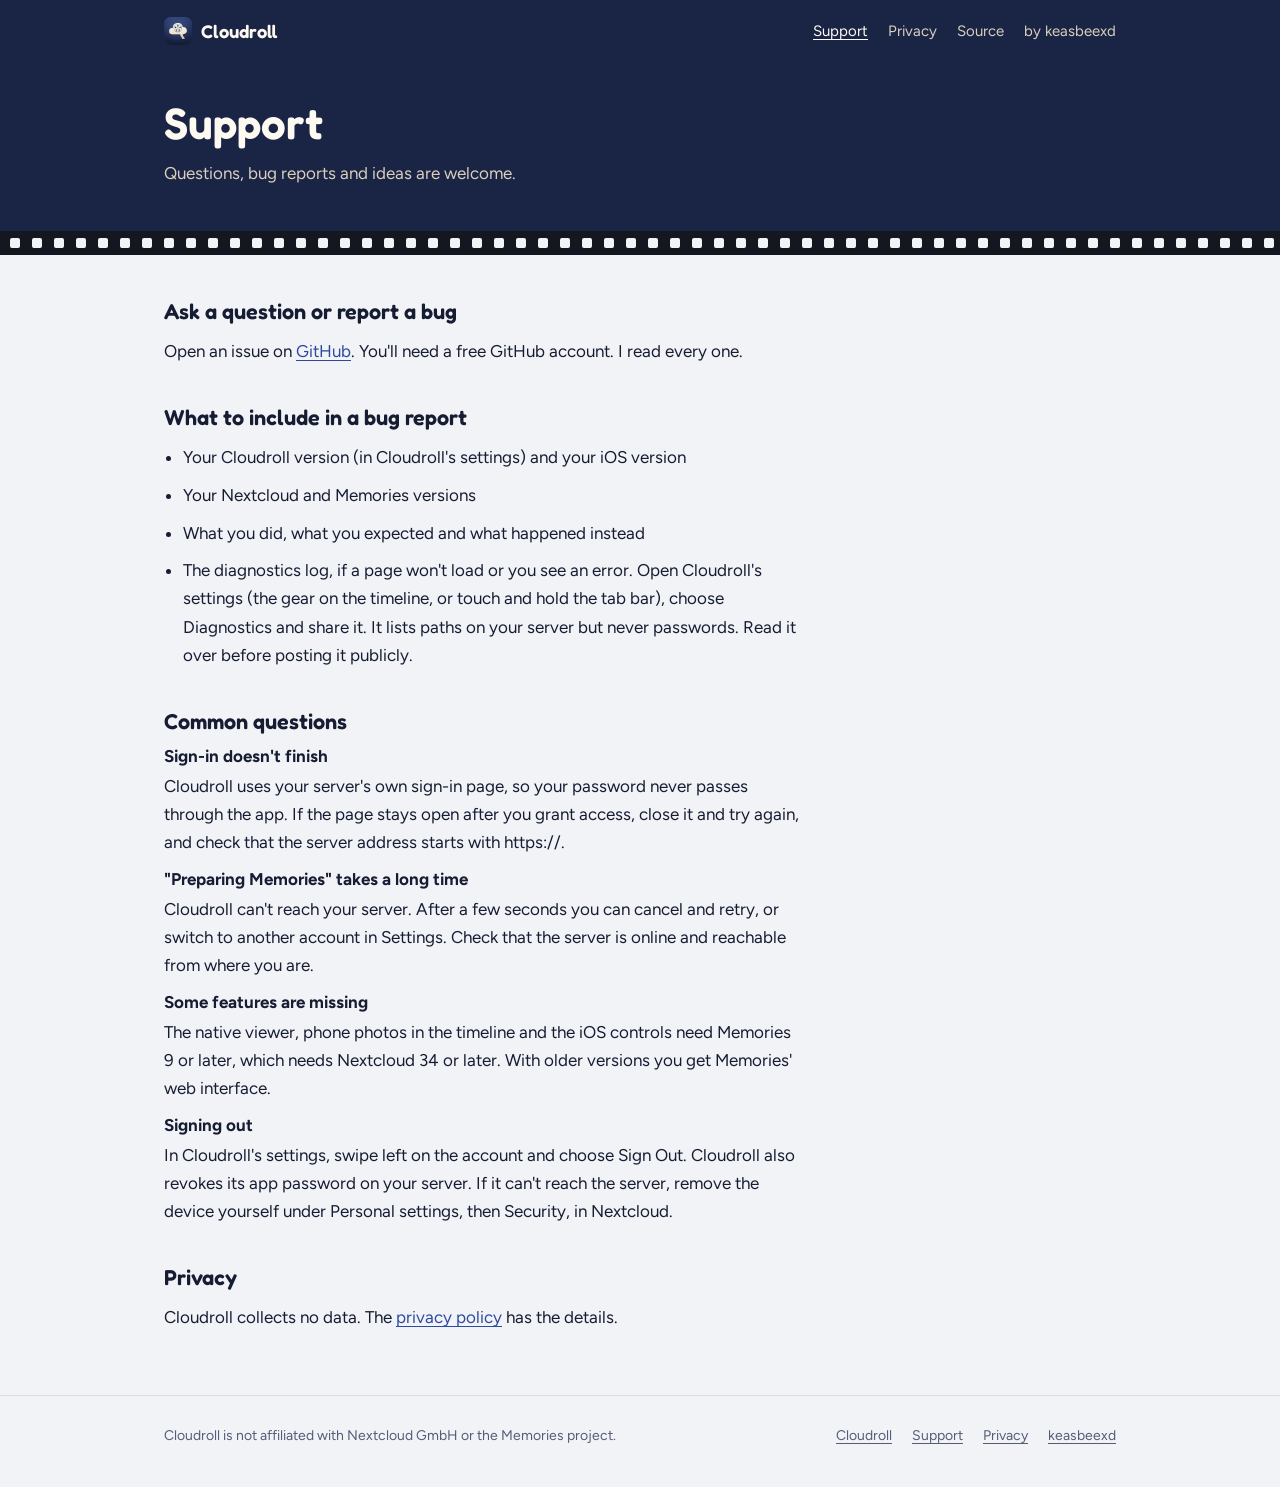
<file: cloudroll/support/index.html>
<!doctype html>
<html lang="en">
<head>
<meta charset="utf-8">
<meta name="viewport" content="width=device-width, initial-scale=1, viewport-fit=cover">
<title>Cloudroll Support</title>
<meta name="description" content="Help, bug reports and common questions for Cloudroll, the iPhone app for Nextcloud Memories.">
<link rel="stylesheet" href="/cloudroll/cloudroll.css?v=20261101">
<link rel="icon" href="/assets/cloudroll-icon.svg" type="image/svg+xml">
</head>
<body>
<div class="band">
  <div class="wrap topbar">
    <a class="mark" href="/cloudroll/"><img src="/assets/cloudroll-icon.svg" alt="">Cloudroll</a>
    <nav>
      <a href="/cloudroll/support/" aria-current="page">Support</a>
      <a href="/cloudroll/privacy/">Privacy</a>
      <a href="https://github.com/keasbeexd/cloudroll">Source</a>
      <a class="by" href="/">by keasbeexd</a>
    </nav>
  </div>
  <div class="wrap doc-head">
    <h1>Support</h1>
    <p>Questions, bug reports and ideas are welcome.</p>
  </div>
</div>
<div class="sprockets" aria-hidden="true"></div>

<main class="wrap">
  <div class="doc">
    <section>
      <h2>Ask a question or report a bug</h2>
      <p>Open an issue on <a href="https://github.com/keasbeexd/cloudroll/issues">GitHub</a>. You'll need a free GitHub account. I read every one.</p>
    </section>

    <section>
      <h2>What to include in a bug report</h2>
      <ul>
        <li>Your Cloudroll version (in Cloudroll's settings) and your iOS version</li>
        <li>Your Nextcloud and Memories versions</li>
        <li>What you did, what you expected and what happened instead</li>
        <li>The diagnostics log, if a page won't load or you see an error. Open Cloudroll's settings (the gear on the timeline, or touch and hold the tab bar), choose Diagnostics and share it. It lists paths on your server but never passwords. Read it over before posting it publicly.</li>
      </ul>
    </section>

    <section>
      <h2>Common questions</h2>
      <div class="qa">
        <h3>Sign-in doesn't finish</h3>
        <p>Cloudroll uses your server's own sign-in page, so your password never passes through the app. If the page stays open after you grant access, close it and try again, and check that the server address starts with https://.</p>
      </div>
      <div class="qa">
        <h3>"Preparing Memories" takes a long time</h3>
        <p>Cloudroll can't reach your server. After a few seconds you can cancel and retry, or switch to another account in Settings. Check that the server is online and reachable from where you are.</p>
      </div>
      <div class="qa">
        <h3>Some features are missing</h3>
        <p>The native viewer, phone photos in the timeline and the iOS controls need Memories 9 or later, which needs Nextcloud 34 or later. With older versions you get Memories' web interface.</p>
      </div>
      <div class="qa">
        <h3>Signing out</h3>
        <p>In Cloudroll's settings, swipe left on the account and choose Sign Out. Cloudroll also revokes its app password on your server. If it can't reach the server, remove the device yourself under Personal settings, then Security, in Nextcloud.</p>
      </div>
    </section>

    <section>
      <h2>Privacy</h2>
      <p>Cloudroll collects no data. The <a href="/cloudroll/privacy/">privacy policy</a> has the details.</p>
    </section>
  </div>
</main>

<footer class="foot">
  <div class="wrap">
    <span>Cloudroll is not affiliated with Nextcloud GmbH or the Memories project.</span>
    <nav>
      <a href="/cloudroll/">Cloudroll</a>
      <a href="/cloudroll/support/">Support</a>
      <a href="/cloudroll/privacy/">Privacy</a>
      <a href="/">keasbeexd</a>
    </nav>
  </div>
</footer>
</body>
</html>
</file>
<file: assets/site.css>
/* Personal page: a Turbo Pascal IDE screen, using the colors of the Omarchy Turbo Pascal theme.
   Menu bar on top, double-bordered windows tiled with gaps like Hyprland.
   One look in both light and dark mode, on purpose. */

@font-face { font-family: "VT323"; src: url("fonts/vt323.woff2") format("woff2"); font-display: swap; }
@font-face { font-family: "IBM Plex Mono"; src: url("fonts/plex-mono-400.woff2") format("woff2"); font-weight: 400; font-display: swap; }
@font-face { font-family: "IBM Plex Mono"; src: url("fonts/plex-mono-500.woff2") format("woff2"); font-weight: 500 700; font-display: swap; }

:root {
  /* colors.toml from omarchy-turbo-pascal-theme */
  --dos-blue: #0000aa;
  --dos-blue-dark: #000088;
  --dos-blue-light: #0000cc;
  --white: #ffffff;
  --grey: #aaaaaa;
  --cyan: #55ffff;
  --teal: #00aaaa;
  --yellow: #ffff55;
  --red: #aa0000;
  --green: #00aa00;
  --black: #000000;

  --font-dos: "VT323", "Px437 IBM VGA 8x16", "Lucida Console", ui-monospace, monospace;
  --font-mono: "IBM Plex Mono", ui-monospace, "SF Mono", Menlo, Consolas, monospace;
  --gap: 14px;
  color-scheme: dark;
}

* { box-sizing: border-box; }
html { -webkit-text-size-adjust: 100%; background: var(--dos-blue); }
body {
  margin: 0;
  min-height: 100vh;
  min-height: 100dvh;
  display: flex;
  flex-direction: column;
  color: var(--white);
  font: 400 1rem/1.7 var(--font-mono);
  /* The IDE desktop: a fine shade pattern on blue */
  background-color: var(--dos-blue);
  background-image: radial-gradient(rgba(170, 170, 255, 0.22) 1px, transparent 1.2px);
  background-size: 6px 6px;
}
a { color: var(--cyan); text-underline-offset: 0.2em; }
a:focus-visible, .btn:focus-visible { outline: 2px solid var(--yellow); outline-offset: 2px; }
p { margin: 0; }

/* Menu bar */
.menubar {
  background: var(--grey);
  color: var(--black);
  font: 400 1.35rem/1 var(--font-dos);
  display: flex;
  flex-wrap: wrap;
  align-items: center;
  gap: 0 0.25rem;
  /* Full-width bar, contents lined up with the windows' column */
  padding-left: max(10px, env(safe-area-inset-left, 0px), calc((100% - 76rem) / 2 + 18px - 0.6ch));
  padding-right: max(10px, env(safe-area-inset-right, 0px), calc((100% - 76rem) / 2 + 18px - 0.6ch));
}
.menubar { position: sticky; top: env(safe-area-inset-top, 0px); z-index: 5; padding-block: 0.3rem; box-shadow: 0 2px 0 var(--black); }
body::before { content: ""; position: fixed; inset: 0 0 auto; height: env(safe-area-inset-top, 0px); background: var(--grey); z-index: 6; }
.menubar a { color: var(--black); text-decoration: none; padding: 0.15rem 0.6ch; }
.menubar a:hover { background: var(--green); color: var(--black); }
.menubar .sys { font-weight: bold; }
.menubar .who { margin-left: auto; padding-right: 0.6ch; }
.hot { color: var(--red); }

/* Tiled windows */
.desktop {
  flex: 1;
  width: 100%;
  max-width: 76rem;
  margin-inline: auto;
  padding-block: 2.25rem 2.75rem;
  padding-left: max(18px, env(safe-area-inset-left, 0px));
  padding-right: max(18px, env(safe-area-inset-right, 0px));
  display: grid;
  grid-template-columns: minmax(0, 1.55fr) minmax(0, 1fr);
  grid-template-areas: "about support" "projects projects" "socials socials";
  gap: calc(var(--gap) * 2) calc(var(--gap) * 1.6);
  align-items: start;
}
@media (max-width: 820px) {
  .desktop { grid-template-columns: minmax(0, 1fr); grid-template-areas: "about" "projects" "socials" "support"; }
}

.win {
  position: relative;
  background: var(--dos-blue);
  border: 4px double var(--grey);
  padding: 1.75rem 1.4rem 1.4rem;
  box-shadow: 12px 10px 0 rgba(0, 0, 0, 0.85);
  transition: border-color 120ms linear;
}
.win:hover, .win:focus-within, .win.active { border-color: var(--white); }
.win > h2 {
  position: absolute;
  top: -0.78rem;
  left: 50%;
  transform: translateX(-50%);
  margin: 0;
  padding: 0 0.8ch;
  background: var(--dos-blue);
  font: 400 1.45rem/1 var(--font-dos);
  letter-spacing: 0.04em;
  color: var(--grey);
  white-space: nowrap;
}
.win:hover > h2, .win:focus-within > h2, .win.active > h2 { color: var(--white); }
/* Close box and window number, as the IDE draws them */
.win::before, .win::after {
  position: absolute;
  top: -0.78rem;
  background: var(--dos-blue);
  font: 400 1.45rem/1 var(--font-dos);
  padding: 0 0.5ch;
}
.win::before { content: "[\25A0]"; left: 1.2ch; color: var(--green); }
.win::after { content: attr(data-n); right: 1.2ch; color: var(--grey); }

.about { grid-area: about; }
.projects { grid-area: projects; }
.support { grid-area: support; }
.elsewhere { grid-area: socials; }

/* Socials: grouped like directories in the IDE's file list */
.elsewhere .note { color: var(--grey); margin-bottom: 1rem; }
.elsewhere .note strong { color: var(--white); }
.links { display: grid; grid-template-columns: repeat(4, minmax(0, 1fr)); gap: 1rem 1.25rem; }
.links h3 {
  margin: 0 0 0.4rem;
  padding: 0 0.6ch 0.35rem;
  border-bottom: 1px solid var(--grey);
  font: 400 1.25rem/1 var(--font-dos);
  color: var(--yellow);
}
.links ul { list-style: none; margin: 0; padding: 0; display: grid; }
.links li { display: flex; flex-wrap: wrap; align-items: baseline; gap: 0 1ch; padding: 0.3rem 0.6ch; }
.links li a, .links .nolink { color: var(--white); font-weight: 700; text-decoration: none; }
.links .hint { color: var(--grey); font-size: 0.875rem; }
.links li:hover, .links li:focus-within { background: var(--teal); }
.links li:hover a, .links li:focus-within a, .links li:hover .nolink, .links li:hover .hint, .links li:focus-within .hint { color: var(--black); }
.links a:focus-visible { outline-color: var(--black); }
@media (max-width: 820px) { .links { grid-template-columns: repeat(2, minmax(0, 1fr)); } }
@media (max-width: 380px) { .links { grid-template-columns: minmax(0, 1fr); } }

/* About: a Pascal program wrapped around plain sentences */
.src { font-family: var(--font-mono); font-size: 0.95rem; line-height: 1.6; }
.src .kw { color: var(--white); font-weight: 700; }
.src .id { color: var(--yellow); }
.src .cm { color: var(--grey); }
.src .str { color: var(--cyan); }
.src.body { padding-left: 2ch; }
/* The intro is a Pascal { comment }: readable white text, grey braces, the
   opening brace hanging in the margin so every line starts at the same column */
.about .comment { display: grid; gap: 0.8rem; margin: 1.1rem 0; padding-left: 2ch; font-size: 1.05rem; line-height: 1.6; color: var(--white); text-wrap: pretty; }
.about .comment p:first-child { text-indent: -2ch; }
.about .comment .cm { color: var(--grey); font-weight: 700; }
.cursor { display: inline-block; width: 0.6em; height: 0.18em; background: var(--white); vertical-align: -0.1em; margin-left: 0.15ch; }
@media (prefers-reduced-motion: no-preference) {
  .cursor { animation: blink 1.06s steps(1) infinite; }
  @keyframes blink { 50% { visibility: hidden; } }
}

/* Projects: the file list, with the IDE's cyan selection bar */
.files { width: 100%; border-collapse: collapse; font-size: 0.95rem; }
.files th {
  text-align: left;
  font: 400 1.25rem/1 var(--font-dos);
  color: var(--yellow);
  padding: 0 1.25rem 0.6rem 0.6ch;
  border-bottom: 1px solid var(--grey);
}
.files td { padding: 0.75rem 1.25rem 0.75rem 0.6ch; vertical-align: top; border-bottom: 1px dotted rgba(170, 170, 170, 0.45); }
.files tr:last-child td { border-bottom: 0; }
.files td:last-child, .files th:last-child { padding-right: 0.6ch; }
.files .name { white-space: nowrap; font-weight: 700; }
.files .name a { color: var(--white); text-decoration: none; }
.files .runs { white-space: nowrap; color: var(--cyan); }
.files code { font: inherit; color: var(--grey); overflow-wrap: anywhere; }
.files tbody tr:hover td, .files tbody tr:focus-within td { background: var(--teal); color: var(--black); }
.files tbody tr:hover a, .files tbody tr:focus-within a,
.files tbody tr:hover code, .files tbody tr:focus-within code,
.files tbody tr:hover .runs, .files tbody tr:focus-within .runs { color: var(--black); }
.files a:focus-visible { outline-color: var(--black); }
/* a folder (NGM\) and the projects inside it, in tree lines */
.files tr.dir .name { color: var(--yellow); }
.files tr.dir td { border-bottom: 0; padding-bottom: 0.2rem; }
.files tr.sub td { border-bottom: 0; padding-top: 0.35rem; padding-bottom: 0.35rem; }
.files tr.sub:has(+ tr:not(.sub)) td { border-bottom: 1px dotted rgba(170, 170, 170, 0.45); padding-bottom: 0.75rem; }
.files .tree { color: var(--grey); font-weight: 400; }
@media (max-width: 760px) {
  .files thead { display: none; }
  .files, .files tbody, .files tr, .files td { display: block; }
  .files tr { padding-block: 0.7rem; border-bottom: 1px dotted rgba(170, 170, 170, 0.45); display: grid; grid-template-columns: 1fr auto; gap: 0.15rem 1rem; }
  .files tr:last-child { border-bottom: 0; }
  .files td, .files tr:last-child td { border: 0; padding: 0 0.6ch; }
  .files .runs { grid-column: 2; grid-row: 1; }
  .files .what, .files .id { grid-column: 1 / -1; }
  .files tbody tr:hover, .files tbody tr:focus-within { background: var(--teal); }
}

/* Support: a dialog with the IDE's green buttons */
.support .text { display: grid; gap: 0.9rem; }
.buttons { display: flex; flex-wrap: wrap; gap: 1rem 1.5rem; margin-top: 1.4rem; }
.btn {
  display: inline-block;
  background: var(--green);
  color: var(--black);
  font: 400 1.4rem/1 var(--font-dos);
  text-decoration: none;
  padding: 0.35rem 1.4ch;
  box-shadow: 0.8ch 0.4rem 0 var(--black);
}
.btn:hover { background: #22c022; }
.btn:active { transform: translate(0.8ch, 0.4rem); box-shadow: none; }
.btn .hot { color: var(--yellow); }

/* Footer: the IDE's grey status line along the bottom */
.foot {
  margin-top: auto;
  background: var(--grey);
  color: var(--black);
  box-shadow: 0 -2px 0 var(--black);
  padding-block: 0.3rem calc(0.3rem + env(safe-area-inset-bottom, 0px));
  padding-left: max(10px, env(safe-area-inset-left, 0px), calc((100% - 76rem) / 2 + 18px - 0.6ch));
  padding-right: max(10px, env(safe-area-inset-right, 0px), calc((100% - 76rem) / 2 + 18px - 0.6ch));
  display: flex;
  flex-wrap: wrap;
  gap: 0 4ch;
  font: 400 1.35rem/1.15 var(--font-dos);
}
.foot span { padding-inline: 0.6ch; }
.foot span:last-child { margin-left: auto; }

/* ---------- Interactive IDE (ide.js adds .js to the root) ---------- */

/* Menu bar buttons and pull-down menus */
.mb { position: relative; display: inline-flex; }
.mbtn, .foot .keys button {
  font: inherit;
  color: var(--black);
  background: none;
  border: 0;
  padding: 0.15rem 0.6ch;
  cursor: pointer;
}
.mbtn:hover, .mbtn[aria-expanded="true"] { background: var(--green); }
.mbtn:focus-visible, .mitem:focus-visible, .wbox:focus-visible, .foot .keys button:focus-visible { outline: 2px solid var(--black); outline-offset: -2px; }
.menu {
  position: absolute;
  top: calc(100% + 0.3rem);
  left: 0;
  z-index: 30;
  min-width: 22ch;
  display: grid;
  padding: 0.3rem 0;
  background: var(--grey);
  border: 0.5ch solid var(--grey);
  outline: 2px solid var(--black);
  outline-offset: -0.5ch;
  box-shadow: 1.2ch 0.6rem 0 rgba(0, 0, 0, 0.85);
}
.menu[hidden] { display: none; }
.menu hr { border: 0; border-top: 2px solid var(--black); margin: 0.25rem 0; }
.mitem {
  display: flex;
  justify-content: space-between;
  gap: 3ch;
  font: inherit;
  text-align: left;
  color: var(--black);
  background: none;
  border: 0;
  padding: 0.2rem 1.5ch;
  cursor: pointer;
  white-space: nowrap;
}
.menubar .menu a.mitem { text-decoration: none; padding: 0.2rem 1.5ch; color: var(--black); }
.mitem:hover, .mitem:focus-visible { background: var(--green); outline: 0; }
.mitem .k { color: var(--dos-blue-dark); }
.mitem[aria-checked="true"] > span:first-child::before { content: "\221A  "; }
@media (max-width: 600px) { .js .menubar .who { display: none; } }

/* Window boxes: real buttons in place of the drawn ones */
.js .win::before { display: none; }
.js .win::after { right: 6ch; }
.wbox {
  position: absolute;
  top: -0.78rem;
  z-index: 1;
  background: var(--dos-blue);
  border: 0;
  padding: 0 0.5ch;
  font: 400 1.45rem/1 var(--font-dos);
  color: var(--green);
  cursor: pointer;
}
.wclose { left: 1.2ch; }
.wzoom { right: 1.2ch; }
.wbox:hover { color: var(--yellow); }
.win:focus { outline: 0; }
.win.active { z-index: 2; }
@media (hover: hover) and (pointer: fine) {
  .js .win > h2 { cursor: move; user-select: none; }
}
.win.dragging { transition: none; box-shadow: 16px 14px 0 rgba(0, 0, 0, 0.6); }
.win.zoomed {
  position: fixed;
  z-index: 20;
  inset: calc(var(--bar-h, 3rem) + 1.25rem) max(18px, env(safe-area-inset-right, 0px)) calc(var(--foot-h, 2.5rem) + 1rem) max(18px, env(safe-area-inset-left, 0px));
  translate: none !important;
  overflow: auto;
  overscroll-behavior: contain;
}
/* The zoomed window scrolls, so its title and boxes are pinned to the frame instead */
.win.zoomed > h2, .win.zoomed > .wbox, .win.zoomed::after { position: fixed; top: calc(var(--bar-h, 3rem) + 1.25rem - 0.78rem); z-index: 21; }
.win.zoomed > .wclose { left: calc(max(18px, env(safe-area-inset-left, 0px)) + 1.2ch + 4px); }
.win.zoomed > .wzoom { right: calc(max(18px, env(safe-area-inset-right, 0px)) + 1.2ch + 4px); }
.win.zoomed::after { right: calc(max(18px, env(safe-area-inset-right, 0px)) + 6ch + 4px); }

/* Live GitHub line in the project list */
.files .live { display: block; margin-top: 0.3rem; color: var(--cyan); font-size: 0.875rem; }
.files tbody tr:hover .live, .files tbody tr:focus-within .live { color: var(--black); }

/* Status line keys, for keyboards */
.foot .keys { display: none; gap: 0 1ch; padding: 0; }
.foot .keys button { padding: 0 0.6ch; }
.foot .keys button:hover { background: var(--green); }
@media (hover: hover) and (pointer: fine) {
  .js .foot .keys { display: inline-flex; flex-wrap: wrap; }
}

/* Dialogs: grey boxes with a white double frame */
.dlg {
  position: fixed;
  max-width: min(36rem, calc(100vw - 36px));
  max-height: calc(100dvh - 6rem);
  overflow: visible;
  margin: auto;
  padding: 1.6rem 2ch 1.3rem;
  color: var(--black);
  background: var(--grey);
  border: 4px double var(--white);
  box-shadow: 12px 10px 0 rgba(0, 0, 0, 0.85);
  font: 400 1.35rem/1.25 var(--font-dos);
}
.dlg::backdrop { background: rgba(0, 0, 0, 0.3); }
.dlg > h2 {
  position: absolute;
  top: -0.75rem;
  left: 50%;
  transform: translateX(-50%);
  margin: 0;
  padding: 0 0.8ch;
  background: var(--grey);
  font: inherit;
  color: var(--black);
  white-space: nowrap;
}
.dlg p { margin-top: 0.8rem; }
.dlg .buttons { justify-content: center; margin-top: 1.2rem; }
.dlg .btn { border: 0; cursor: pointer; }
.dlg .btn:focus-visible { outline: 2px solid var(--white); }
.keys-list { display: grid; grid-template-columns: max-content 1fr; gap: 0.15rem 3ch; margin: 0; }
.keys-list dt { color: var(--red); }
.keys-list dd { margin: 0; }

.make { width: min(36rem, calc(100vw - 36px)); }
.make-info { display: grid; grid-template-columns: max-content 1fr; gap: 0 2ch; margin: 0 0 0.8rem; }
.make-info dd { margin: 0; color: var(--dos-blue-dark); }
.make .log {
  margin: 0;
  min-height: 7.5em;
  padding: 0.5rem 1ch;
  background: var(--dos-blue);
  color: var(--white);
  font: inherit;
  font-size: 1.1rem;
  white-space: pre;
  overflow-x: auto;
}
.make .done { text-align: center; }
.dlg .note { font-size: 1.1rem; color: var(--dos-blue-dark); }
@media (prefers-reduced-motion: no-preference) {
  .blink { animation: blink 1.06s steps(1) infinite; }
}

/* DOS shell: a black full screen */
.shell {
  width: 100vw;
  height: 100dvh;
  max-width: none;
  max-height: none;
  margin: 0;
  border: 0;
  box-shadow: none;
  overflow: auto;
  padding: max(1rem, env(safe-area-inset-top, 0px)) max(18px, env(safe-area-inset-right, 0px)) max(1rem, env(safe-area-inset-bottom, 0px)) max(18px, env(safe-area-inset-left, 0px));
  background: var(--black);
  color: var(--grey);
  font-size: 1.4rem;
}
.shell::backdrop { background: var(--black); }
.shell > h2 { position: static; transform: none; background: none; color: var(--white); padding: 0; margin-bottom: 0.5rem; }
.shell .out div { white-space: pre-wrap; overflow-wrap: anywhere; }
.shell .out a { color: var(--cyan); }
.shell .line { display: flex; }
.shell input {
  flex: 1;
  min-width: 0;
  font: inherit;
  color: var(--white);
  caret-color: var(--white);
  background: none;
  border: 0;
  padding: 0;
  outline: 0;
}

/* CRT effect: scanlines, a vignette and a little glow. On by default (ide.js), off without the script. */
.crt body { text-shadow: 0 0 3px rgba(255, 255, 255, 0.28); }
.crt body::after {
  content: "";
  position: fixed;
  inset: 0;
  z-index: 100;
  pointer-events: none;
  background:
    repeating-linear-gradient(to bottom, rgba(0, 0, 0, 0.2) 0 1px, transparent 1px 3px),
    radial-gradient(ellipse at center, transparent 58%, rgba(0, 0, 0, 0.55) 100%);
}
@media (prefers-reduced-motion: no-preference) {
  .crt body::after { animation: flicker 6s steps(1) infinite; }
  .crt-on body { animation: power-on 420ms ease-out; }
  @keyframes flicker { 0%, 100% { opacity: 1; } 47% { opacity: 0.93; } 48% { opacity: 1; } 81% { opacity: 0.96; } }
  @keyframes power-on {
    0% { transform: scale(1, 0.004); filter: brightness(4); }
    40% { transform: scale(1, 0.004); filter: brightness(4); }
    100% { transform: none; filter: none; }
  }
}
</file>
<file: cloudroll/cloudroll.css>
/* Cloudroll pages: the icon's night navy as a flat band, a sprocket edge under it,
   features printed as frames on a contact sheet, documents in one reading column. */

@font-face { font-family: "Fredoka"; src: url("/assets/fonts/fredoka.woff2") format("woff2"); font-weight: 500 600; font-display: swap; }
@font-face { font-family: "Figtree"; src: url("/assets/fonts/figtree.woff2") format("woff2"); font-weight: 400 700; font-display: swap; }
@font-face { font-family: "IBM Plex Mono"; src: url("/assets/fonts/plex-mono-500.woff2") format("woff2"); font-weight: 500; font-display: swap; }

:root {
  /* Fixed brand colors, from the app icon */
  --night: #1a2546;
  --night-deep: #111933;
  --cloud: #fffaf1;
  --cloud-dim: #d9cfbd;
  --amber: #ffcb6b;

  /* Theme tokens (light) */
  --page: #f2f3f7;
  --sheet: #ffffff;
  --ink: #161d33;
  --ink-soft: #545d78;
  --rule: #d8dce8;
  --link: #2c4aa0;
  --film: #14171f;
  --edge-print: #e8a33d;
  --focus: #2c4aa0;
  /* The phone mockup's screen follows iOS light and dark mode */
  --screen: #ffffff;
  --screen-ink: #000000;
  --screen-soft: #6e6e73;
  --glass: rgba(255, 255, 255, 0.42);
  --glass-edge: rgba(255, 255, 255, 0.75);
  --ios-tint: #0a84ff;

  --font-display: "Fredoka", "Nunito", "Arial Rounded MT Bold", ui-rounded, system-ui, sans-serif;
  --font-body: "Figtree", -apple-system, BlinkMacSystemFont, "Segoe UI", Roboto, sans-serif;
  --font-mono: "IBM Plex Mono", ui-monospace, "SF Mono", Menlo, Consolas, monospace;
  color-scheme: light;
}
@media (prefers-color-scheme: dark) {
  :root:not([data-theme="light"]) {
    --page: #0c1020;
    --sheet: #161c30;
    --ink: #eceef5;
    --ink-soft: #a5acc2;
    --rule: #252d47;
    --link: #a9bdf5;
    --film: #05070d;
    --focus: #ffcb6b;
    --screen: #000000;
    --screen-ink: #ffffff;
    --screen-soft: #98989f;
    --glass: rgba(40, 40, 44, 0.42);
    --glass-edge: rgba(255, 255, 255, 0.22);
    color-scheme: dark;
  }
}
:root[data-theme="dark"] {
  --page: #0c1020;
  --sheet: #161c30;
  --ink: #eceef5;
  --ink-soft: #a5acc2;
  --rule: #252d47;
  --link: #a9bdf5;
  --film: #05070d;
  --focus: #ffcb6b;
  --screen: #000000;
  --screen-ink: #ffffff;
  --screen-soft: #98989f;
  --glass: rgba(40, 40, 44, 0.42);
  --glass-edge: rgba(255, 255, 255, 0.22);
  color-scheme: dark;
}

* { box-sizing: border-box; }
html { -webkit-text-size-adjust: 100%; }
body { margin: 0; background: var(--page); color: var(--ink); font: 400 1.0625rem/1.65 var(--font-body); }
a { color: var(--link); text-underline-offset: 0.18em; }
a:focus-visible { outline: 2px solid var(--focus); outline-offset: 3px; border-radius: 3px; }
h1, h2, h3 { margin: 0; font-family: var(--font-display); font-weight: 600; line-height: 1.15; text-wrap: balance; }
p { margin: 0; }

.wrap {
  max-width: 62rem;
  margin-inline: auto;
  padding-left: max(20px, env(safe-area-inset-left, 0px));
  padding-right: max(20px, env(safe-area-inset-right, 0px));
}

/* Night band */
.band { background: var(--night); color: var(--cloud); }
.band a { color: var(--cloud); }
.topbar { display: flex; align-items: center; justify-content: space-between; gap: 0.75rem 1.5rem; flex-wrap: wrap; padding-block: 1rem; font-size: 0.9375rem; }
.topbar .mark { display: inline-flex; align-items: center; gap: 0.55rem; font-family: var(--font-display); font-weight: 600; font-size: 1.15rem; text-decoration: none; }
.topbar .mark img { width: 28px; height: 28px; border-radius: 6.5px; }
.topbar nav { display: flex; gap: 0.25rem 1.25rem; flex-wrap: wrap; }
.topbar nav a { text-decoration: none; color: var(--cloud-dim); }
.topbar nav a:hover, .topbar nav a[aria-current="page"] { color: var(--cloud); text-decoration: underline; }
.topbar .by { color: var(--cloud-dim); }

.hero { display: grid; grid-template-columns: auto 1fr; gap: 1.5rem 2.25rem; align-items: center; padding-block: 2.75rem 3.25rem; }
.hero .icon { width: clamp(104px, 17vw, 152px); height: auto; aspect-ratio: 1; border-radius: 23%; box-shadow: 0 14px 30px rgba(4, 7, 18, 0.5); }
.hero .text { display: grid; gap: 0.85rem; justify-items: start; }
.hero h1 { font-size: clamp(2.6rem, 1.8rem + 3.5vw, 4rem); letter-spacing: -0.01em; }
.hero .lede { font-size: 1.3rem; line-height: 1.45; color: var(--cloud-dim); max-width: 31rem; }
.hero .row { display: flex; flex-wrap: wrap; gap: 0.75rem 1.25rem; align-items: center; margin-top: 0.5rem; }
.hero .soon { font-size: 0.9375rem; color: var(--cloud-dim); }
.hero a.soon:hover { color: var(--cloud); }
@media (max-width: 560px) { .hero { grid-template-columns: 1fr; } }

.btn { display: inline-block; padding: 0.6rem 1rem; border-radius: 6px; font-weight: 600; font-size: 0.9375rem; text-decoration: none; background: var(--amber); color: var(--night-deep); }
.band .btn { color: var(--night-deep); }
.btn:hover { background: #ffd98f; }

/* Sprocket edge between the band and the page */
.sprockets {
  height: 24px;
  background: var(--film);
  /* Holes are cut out, so the page shows through them in either theme */
  -webkit-mask: url("data:image/svg+xml,%3Csvg xmlns='http://www.w3.org/2000/svg' width='22' height='24'%3E%3Cpath fill-rule='evenodd' d='M0 0H22V24H0Z M8 7H14Q16 7 16 9V15Q16 17 14 17H8Q6 17 6 15V9Q6 7 8 7Z'/%3E%3C/svg%3E") 4px 0 / 22px 24px repeat-x;
  mask: url("data:image/svg+xml,%3Csvg xmlns='http://www.w3.org/2000/svg' width='22' height='24'%3E%3Cpath fill-rule='evenodd' d='M0 0H22V24H0Z M8 7H14Q16 7 16 9V15Q16 17 14 17H8Q6 17 6 15V9Q6 7 8 7Z'/%3E%3C/svg%3E") 4px 0 / 22px 24px repeat-x;
}

/* Page sections */
.section { padding-block: 3.25rem; display: grid; gap: 1.5rem; }
.section + .section { border-top: 1px solid var(--rule); }
.section > h2 { font-size: 1.75rem; }
.section .note { color: var(--ink-soft); max-width: 38rem; }

/* Contact sheet: each feature is one frame, with the film's edge print above it */
.sheet { background: var(--film); padding: 0.4rem 0.6rem 0.7rem; display: grid; grid-template-columns: repeat(3, 1fr); column-gap: 0.6rem; }
@media (max-width: 860px) { .sheet { grid-template-columns: repeat(2, 1fr); } }
@media (max-width: 540px) { .sheet { grid-template-columns: 1fr; } }
.frame { display: grid; grid-template-rows: auto 1fr; }
.frame .edge { font-family: var(--font-mono); font-weight: 500; font-size: 0.6875rem; letter-spacing: 0.06em; color: var(--edge-print); padding: 0.35rem 0.1rem; display: flex; justify-content: space-between; font-variant-numeric: tabular-nums; }
.frame .shot { background: var(--sheet); border-radius: 2px; padding: 1.05rem 1.1rem 1.2rem; display: grid; gap: 0.35rem; align-content: start; }
.frame h3 { font-size: 1.2rem; }
.frame p { color: var(--ink-soft); font-size: 0.975rem; line-height: 1.55; }

/* Requirements, set like the data on a film box */
.specs { display: grid; grid-template-columns: max-content 1fr; margin: 0; max-width: 40rem; border-top: 1px solid var(--rule); }
.specs dt, .specs dd { margin: 0; padding-block: 0.8rem; border-bottom: 1px solid var(--rule); }
.specs dt { font-family: var(--font-mono); font-weight: 500; font-size: 0.8125rem; color: var(--ink-soft); padding-right: 2.5rem; padding-top: 0.95rem; }
@media (max-width: 480px) {
  .specs { grid-template-columns: 1fr; }
  .specs dt { border-bottom: 0; padding-bottom: 0; }
}

.free p { max-width: 38rem; }
.free p + p { color: var(--ink-soft); }

/* Documents: privacy and support */
.doc-head { padding-block: 2.25rem 2.75rem; display: grid; gap: 0.6rem; }
.doc-head h1 { font-size: clamp(2rem, 1.6rem + 2vw, 2.75rem); }
.doc-head p { color: var(--cloud-dim); }
.doc { padding-block: 2.75rem 4rem; display: grid; gap: 2.5rem; max-width: 40rem; }
.doc section { display: grid; gap: 0.85rem; }
.doc h2 { font-size: 1.35rem; }
.doc h3 { font-family: var(--font-body); font-weight: 700; font-size: 1.0625rem; }
.doc ul { margin: 0; padding-left: 1.2rem; display: grid; gap: 0.6rem; }
.doc .qa { display: grid; gap: 0.35rem; }

/* Modeled on the App Store's privacy label */
.label { background: var(--sheet); border: 1px solid var(--rule); border-radius: 14px; padding: 1.25rem 1.4rem; display: grid; grid-template-columns: auto 1fr; gap: 0.2rem 1rem; align-items: center; }
.label svg { grid-row: span 2; width: 40px; height: 40px; color: var(--ink); }
.label strong { font-family: var(--font-display); font-weight: 600; font-size: 1.2rem; }
.label p { color: var(--ink-soft); font-size: 0.975rem; }

/* Footer */
.foot { border-top: 1px solid var(--rule); font-size: 0.875rem; color: var(--ink-soft); }
.foot .wrap { padding-block: 1.75rem 2.5rem; display: flex; flex-wrap: wrap; gap: 0.6rem 2rem; justify-content: space-between; }
.foot nav { display: flex; flex-wrap: wrap; gap: 0.4rem 1.25rem; }
.foot a { color: var(--ink-soft); }

/* ---------- Phone mockup (demo.js makes it interactive) ---------- */

.demo { grid-template-columns: minmax(0, 30rem) auto; justify-content: space-between; align-items: center; gap: 2rem 3rem; }
.demo-text { display: grid; gap: 1rem; align-content: center; }
.demo .fine { font-size: 0.875rem; color: var(--ink-soft); }
@media (max-width: 760px) { .demo { grid-template-columns: minmax(0, 1fr); } }

.stage { perspective: 1400px; display: grid; justify-items: center; }
.phone {
  --w: 300px;
  width: var(--w);
  height: calc(var(--w) * 2.06);
  max-width: 100%;
  padding: 11px;
  border-radius: 52px;
  background: #1b1d22;
  box-shadow:
    inset 0 0 0 1.5px #4a4d55,
    inset 0 0 0 4px #101114,
    0 30px 60px -20px rgba(10, 16, 40, 0.55),
    0 12px 24px -12px rgba(10, 16, 40, 0.4);
  transform: rotateX(var(--rx, 0deg)) rotateY(var(--ry, 0deg));
  transition: transform 500ms cubic-bezier(0.2, 0.8, 0.2, 1);
}
.phone.tracking { transition-duration: 120ms; }
@media (max-width: 380px) { .phone { --w: 272px; } }

.screen {
  position: relative;
  height: 100%;
  overflow: hidden;
  border-radius: 41px;
  background: var(--screen);
  color: var(--screen-ink);
  font-family: -apple-system, BlinkMacSystemFont, "SF Pro Text", var(--font-body);
  isolation: isolate;
}
.ico { width: 22px; height: 22px; fill: none; stroke: currentColor; stroke-width: 1.9; stroke-linecap: round; stroke-linejoin: round; flex: none; }
.sprite { position: absolute; width: 0; height: 0; overflow: hidden; }

.statusbar {
  position: absolute;
  inset: 0 0 auto;
  z-index: 3;
  height: 46px;
  padding: 0 24px 0 30px;
  display: flex;
  align-items: center;
  justify-content: space-between;
  font-size: 14px;
  font-weight: 600;
  pointer-events: none;
}
.statusbar .island { position: absolute; left: 50%; top: 10px; width: 92px; height: 27px; margin-left: -46px; border-radius: 20px; background: #000; }
.statusbar .sysicons { display: flex; gap: 4px; align-items: center; }
.statusbar .ico { width: 15px; height: 15px; stroke-width: 2.4; }
.statusbar .ico:last-child { width: 22px; stroke-width: 1.6; }
.statusbar .fill { fill: currentColor; stroke: none; }
/* iOS 26's scroll edge: content fades out under the status bar and the top buttons */
.screen::before {
  content: "";
  position: absolute;
  inset: 0 0 auto;
  z-index: 1;
  height: 108px;
  background: linear-gradient(var(--screen) 42%, color-mix(in srgb, var(--screen) 70%, transparent) 70%, transparent);
  pointer-events: none;
}

/* Liquid Glass: blur and saturation everywhere, plus refraction at the edges in
   Chromium, where demo.js adds an SVG displacement map (.refract) */
.glass {
  background: var(--glass);
  -webkit-backdrop-filter: blur(6px) saturate(180%);
  backdrop-filter: blur(6px) saturate(180%);
  box-shadow:
    inset 0 1px 0.5px var(--glass-edge),
    inset 0 -1px 1px rgba(0, 0, 0, 0.06),
    inset 0 0 12px rgba(255, 255, 255, 0.08),
    0 6px 20px rgba(0, 0, 0, 0.16);
}

.nav-top {
  position: absolute;
  z-index: 2;
  top: 48px;
  left: 12px;
  right: 12px;
  display: flex;
  justify-content: space-between;
  align-items: center;
}
.pill { border-radius: 999px; padding: 0 16px; height: 40px; display: flex; align-items: center; }
.pill .title { font-weight: 700; font-size: 17px; }
.round { width: 40px; height: 40px; border-radius: 50%; border: 0; padding: 0; display: grid; place-items: center; color: var(--screen-ink); cursor: pointer; }
.round:focus-visible, .tabbar button:focus-visible, .source-menu button:focus-visible { outline: 2px solid var(--ios-tint); outline-offset: 2px; }

.scroller {
  position: absolute;
  inset: 0;
  overflow-y: auto;
  overscroll-behavior: contain;
  scrollbar-width: none;
  padding: 98px 0 96px;
}
.scroller::-webkit-scrollbar { display: none; }
.scroller:focus-visible { outline: 0; }
.panel h3, .row-title { font-family: inherit; font-size: 15px; font-weight: 700; padding: 14px 14px 8px; }
.grid { display: grid; grid-template-columns: repeat(3, 1fr); gap: 2px; }
.grid img, .album img, .place img, .tag img { display: block; width: 100%; height: auto; aspect-ratio: 1; object-fit: cover; }
.ph[hidden], .day[hidden] { display: none; }

.albums { display: grid; grid-template-columns: 1fr 1fr; gap: 14px 10px; padding: 8px 12px; }
.album { display: grid; gap: 1px; font-size: 13px; }
.album img { border-radius: 10px; margin-bottom: 5px; }
.album span { color: var(--screen-soft); font-size: 12px; }
.places { display: grid; grid-template-columns: repeat(4, 1fr); gap: 8px; padding: 0 12px; text-align: center; font-size: 11px; }
.place img { border-radius: 50%; margin-bottom: 4px; }
.tags { display: grid; grid-template-columns: 1fr 1fr; gap: 8px; padding: 0 12px; }
.tag { position: relative; }
.tag::after { content: ""; position: absolute; inset: 40% 0 0; border-radius: 0 0 10px 10px; background: linear-gradient(transparent, rgba(0, 0, 0, 0.55)); }
.tag img { border-radius: 10px; aspect-ratio: 16 / 10; }
.tag span { position: absolute; z-index: 1; left: 8px; bottom: 6px; color: #fff; font-size: 13px; font-weight: 700; text-shadow: 0 1px 4px rgba(0, 0, 0, 0.6); }

.dock {
  position: absolute;
  z-index: 2;
  left: 12px;
  right: 12px;
  bottom: 16px;
  display: flex;
  align-items: flex-end;
  justify-content: space-between;
  gap: 8px;
}
.tabbar {
  position: relative;
  display: flex;
  width: calc(100% - 70px);
  height: 62px;
  --pad: 6px;
  padding: var(--pad);
  border-radius: 999px;
  transition: width 420ms cubic-bezier(0.3, 1.25, 0.5, 1), height 420ms cubic-bezier(0.3, 1.25, 0.5, 1), padding 420ms;
}
.tabbar button {
  position: relative;
  z-index: 1;
  flex: 1 1 0;
  min-width: 0;
  display: grid;
  place-items: center;
  align-content: center;
  gap: 1px;
  padding: 0;
  border: 0;
  border-radius: 999px;
  background: none;
  color: var(--screen-ink);
  font: inherit;
  font-size: 10px;
  font-weight: 600;
  line-height: 1.1;
  cursor: pointer;
  transition: transform 200ms cubic-bezier(0.3, 1.6, 0.5, 1);
}
.tabbar button:active { transform: scale(0.88); }
.tabbar button[aria-current] { color: var(--ios-tint); }
.tabbar button span { transition: opacity 200ms, transform 300ms; }
.tabbar .sel {
  position: absolute;
  /* Tabs share the width equally, so the pill is placed by index (--i, set by demo.js) */
  top: var(--pad);
  bottom: var(--pad);
  left: calc(var(--pad) + var(--i, 0) * (100% - 2 * var(--pad)) / 3);
  width: calc((100% - 2 * var(--pad)) / 3);
  border-radius: 999px;
  background: color-mix(in srgb, var(--ios-tint) 16%, transparent);
  transition: left 380ms cubic-bezier(0.3, 1.3, 0.5, 1), width 380ms cubic-bezier(0.3, 1.3, 0.5, 1), top 420ms, bottom 420ms;
}
.source { width: 62px; height: 62px; transition: width 420ms cubic-bezier(0.3, 1.25, 0.5, 1), height 420ms cubic-bezier(0.3, 1.25, 0.5, 1); }
.source.filtered { color: var(--ios-tint); }

/* Compact while scrolling down: icons only */
.compact .tabbar { width: 148px; height: 50px; --pad: 5px; }
.compact .tabbar button span { opacity: 0; transform: scale(0.8); position: absolute; }
.compact .source { width: 50px; height: 50px; }

.source-menu {
  position: absolute;
  right: 0;
  bottom: calc(100% + 10px);
  min-width: 210px;
  padding: 6px;
  border-radius: 22px;
  display: grid;
  transform-origin: bottom right;
}
.source-menu[hidden] { display: none; }
.source-menu button {
  display: grid;
  grid-template-columns: 18px 1fr auto;
  align-items: center;
  gap: 8px;
  padding: 10px 12px;
  border: 0;
  border-radius: 14px;
  background: none;
  color: var(--screen-ink);
  font: inherit;
  font-size: 15px;
  line-height: 1.2;
  text-align: left;
  cursor: pointer;
}
.source-menu button:hover { background: rgba(127, 127, 127, 0.16); }
.source-menu .chk { width: 16px; height: 16px; stroke-width: 2.6; visibility: hidden; }
.source-menu [aria-checked="true"] .chk { visibility: visible; }
@media (prefers-reduced-motion: no-preference) {
  .source-menu:not([hidden]) { animation: pop 260ms cubic-bezier(0.3, 1.4, 0.5, 1); }
  @keyframes pop { from { opacity: 0; transform: scale(0.6); } }
}
@media (prefers-reduced-motion: reduce) {
  .phone, .tabbar, .tabbar .sel, .source, .tabbar button span { transition: none; }
}
</file>
